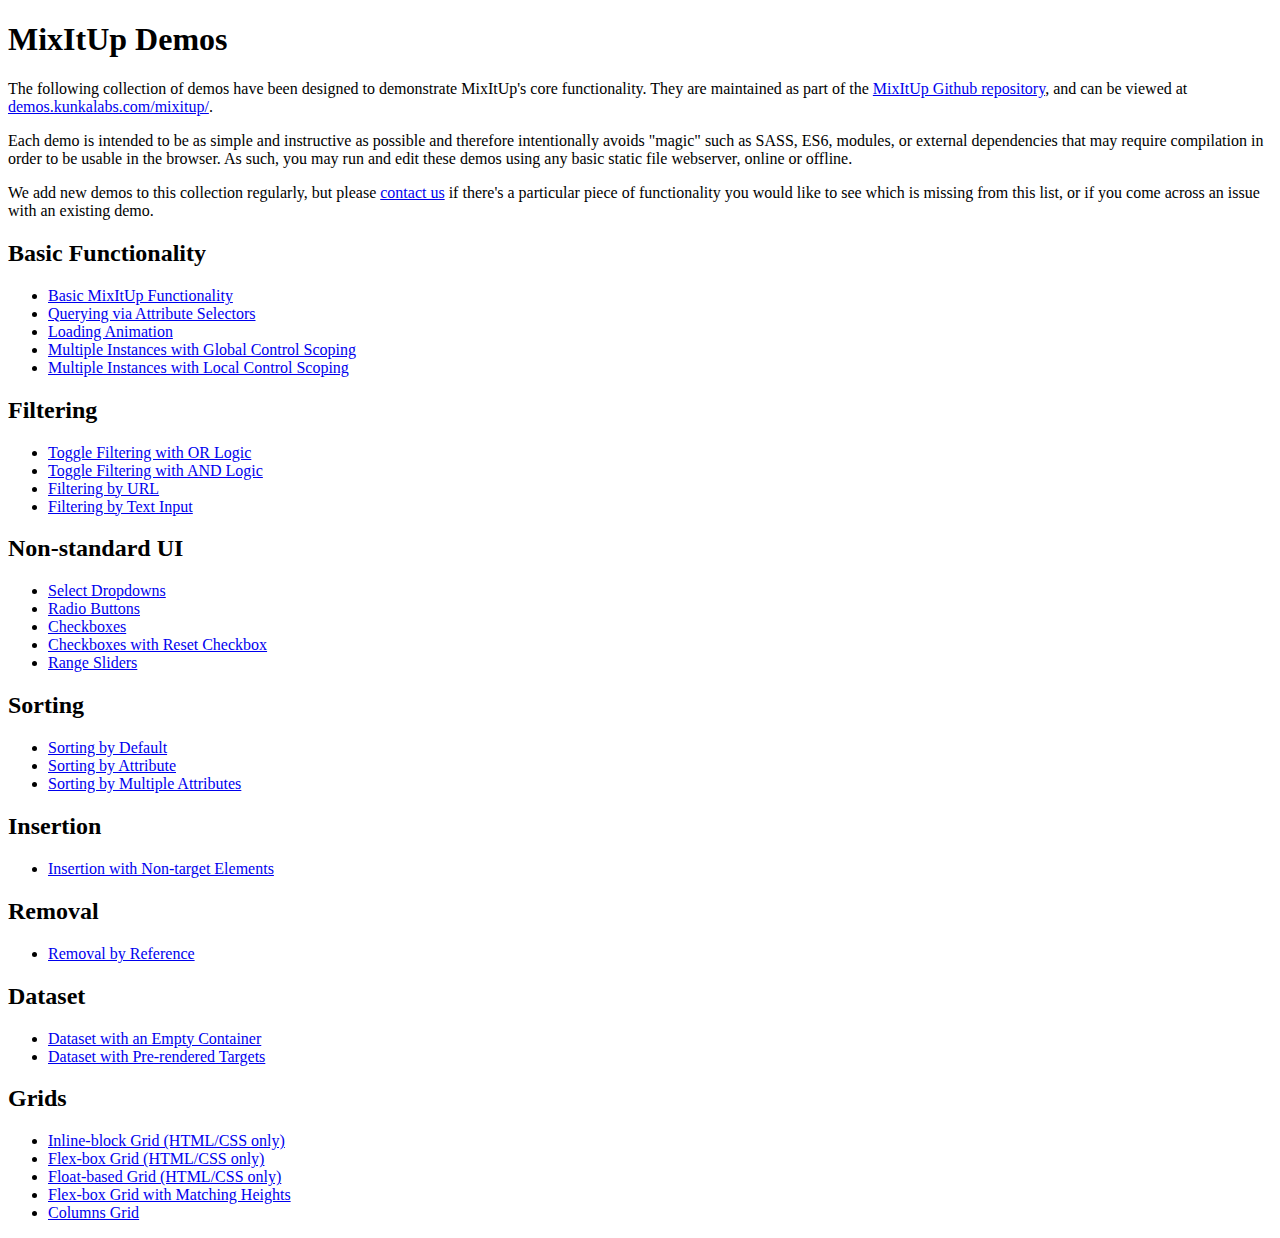
<file: test 2/mixitup-3/demos/index.html>
<!DOCTYPE html>
<html>
    <head>
        <title>MixItUp Demos</title>
    </head>
    <body>
        <h1>MixItUp Demos</h1>

        <p>The following collection of demos have been designed to demonstrate MixItUp's core functionality. They are maintained as part of the <a href="https://github.com/patrickkunka/mixitup/tree/v3/demos">MixItUp Github repository</a>, and can be viewed at <a href="http://demos.kunkalabs.com/mixitup">demos.kunkalabs.com/mixitup/</a>.</p>

        <p>Each demo is intended to be as simple and instructive as possible and therefore intentionally avoids "magic" such as SASS, ES6, modules, or external dependencies that may require compilation in order to be usable in the browser. As such, you may run and edit these demos using any basic static file webserver, online or offline.</p>

        <p>We add new demos to this collection regularly, but please <a href="https://www.kunkalabs.com/contact-us/">contact us</a> if there's a particular piece of functionality you would like to see which is missing from this list, or if you come across an issue with an existing demo.</p>

        <h2>Basic Functionality</h2>

        <ul>
            <li><a href="./basic/">Basic MixItUp Functionality</a></li>
            <li><a href="./attribute-selectors/">Querying via Attribute Selectors</a></li>
            <li><a href="./loading-animation/">Loading Animation</a></li>
            <li><a href="./multiple-instances-global-control-scoping/">Multiple Instances with Global Control Scoping</a></li>
            <li><a href="./multiple-instances-local-control-scoping/">Multiple Instances with Local Control Scoping</a></li>
        </ul>

        <h2>Filtering</h2>

        <ul>
            <li><a href="./toggle-filtering-or-logic/">Toggle Filtering with OR Logic</a></li>
            <li><a href="./toggle-filtering-and-logic/">Toggle Filtering with AND Logic</a></li>
            <li><a href="./filtering-by-url/">Filtering by URL</a></li>
            <li><a href="./filtering-by-text-input/">Filtering by Text Input</a></li>
        </ul>

        <h2>Non-standard UI</h2>

        <ul>
            <li><a href="./select-dropdowns/">Select Dropdowns</a></li>
            <li><a href="./radio-buttons/">Radio Buttons</a></li>
            <li><a href="./checkboxes/">Checkboxes</a></li>
            <li><a href="./checkboxes-with-reset-checkbox/">Checkboxes with Reset Checkbox</a></li>
            <li><a href="./filtering-by-range/">Range Sliders</a></li>
        </ul>

        <h2>Sorting</h2>

        <ul>
            <li><a href="./sorting-by-default/">Sorting by Default</a></li>
            <li><a href="./sorting-by-attribute/">Sorting by Attribute</a></li>
            <li><a href="./sorting-by-multiple-attributes/">Sorting by Multiple Attributes</a></li>
        </ul>

        <h2>Insertion</h2>

        <ul>
            <li><a href="./insertion-non-target-elements/">Insertion with Non-target Elements</a></li>
        </ul>

        <h2>Removal</h2>

        <ul>
            <li><a href="./removal-by-reference/">Removal by Reference</a></li>
        </ul>

        <h2>Dataset</h2>

        <ul>
            <li><a href="./dataset-empty-container/">Dataset with an Empty Container</a></li>
            <li><a href="./dataset-pre-rendered-targets/">Dataset with Pre-rendered Targets</a></li>
        </ul>

        <h2>Grids</h2>

        <ul>
            <li><a href="./grid-inline-block/">Inline-block Grid (HTML/CSS only)</a></li>
            <li><a href="./grid-flex-box/">Flex-box Grid (HTML/CSS only)</a></li>
            <li><a href="./grid-floats/">Float-based Grid (HTML/CSS only)</a></li>
            <li><a href="./grid-flex-box-matching-heights/">Flex-box Grid with Matching Heights</a></li>
            <li><a href="./grid-columns/">Columns Grid</a></li>
        </ul>
    </body>
</html>
</file>
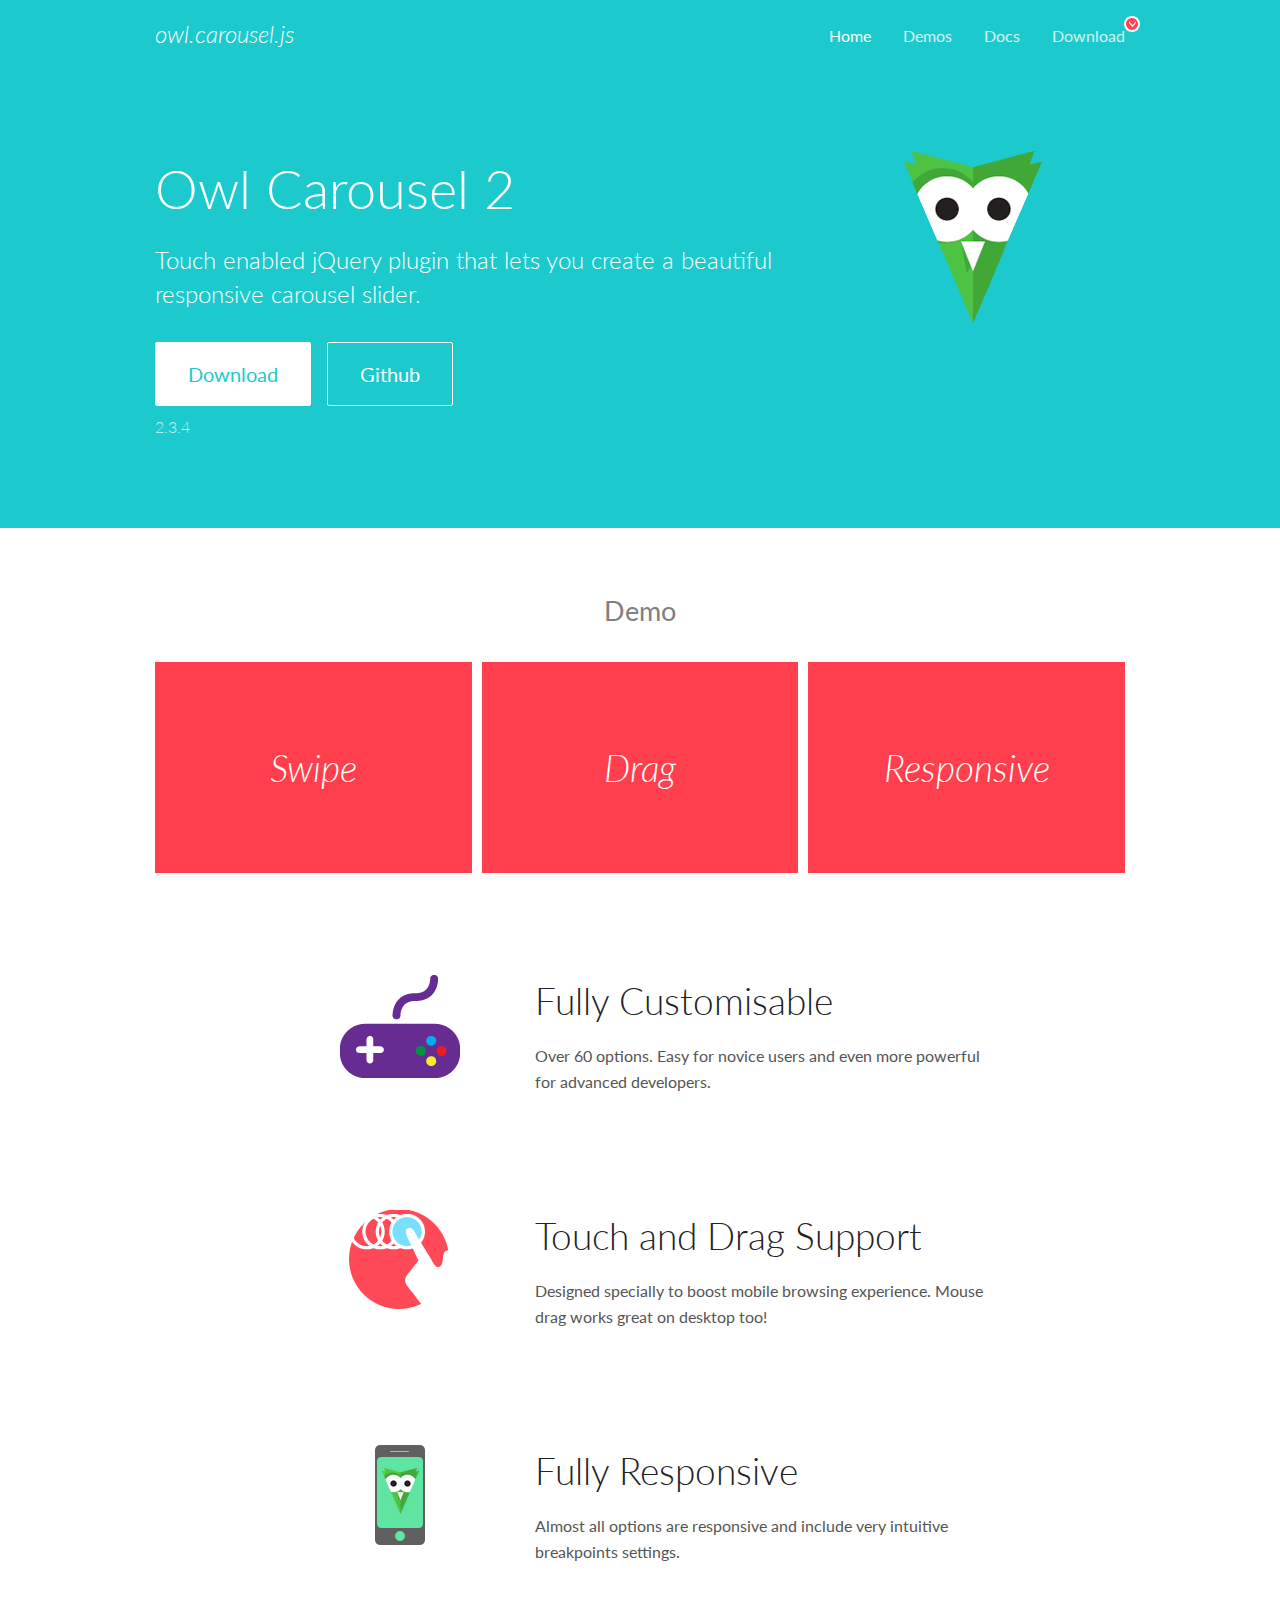
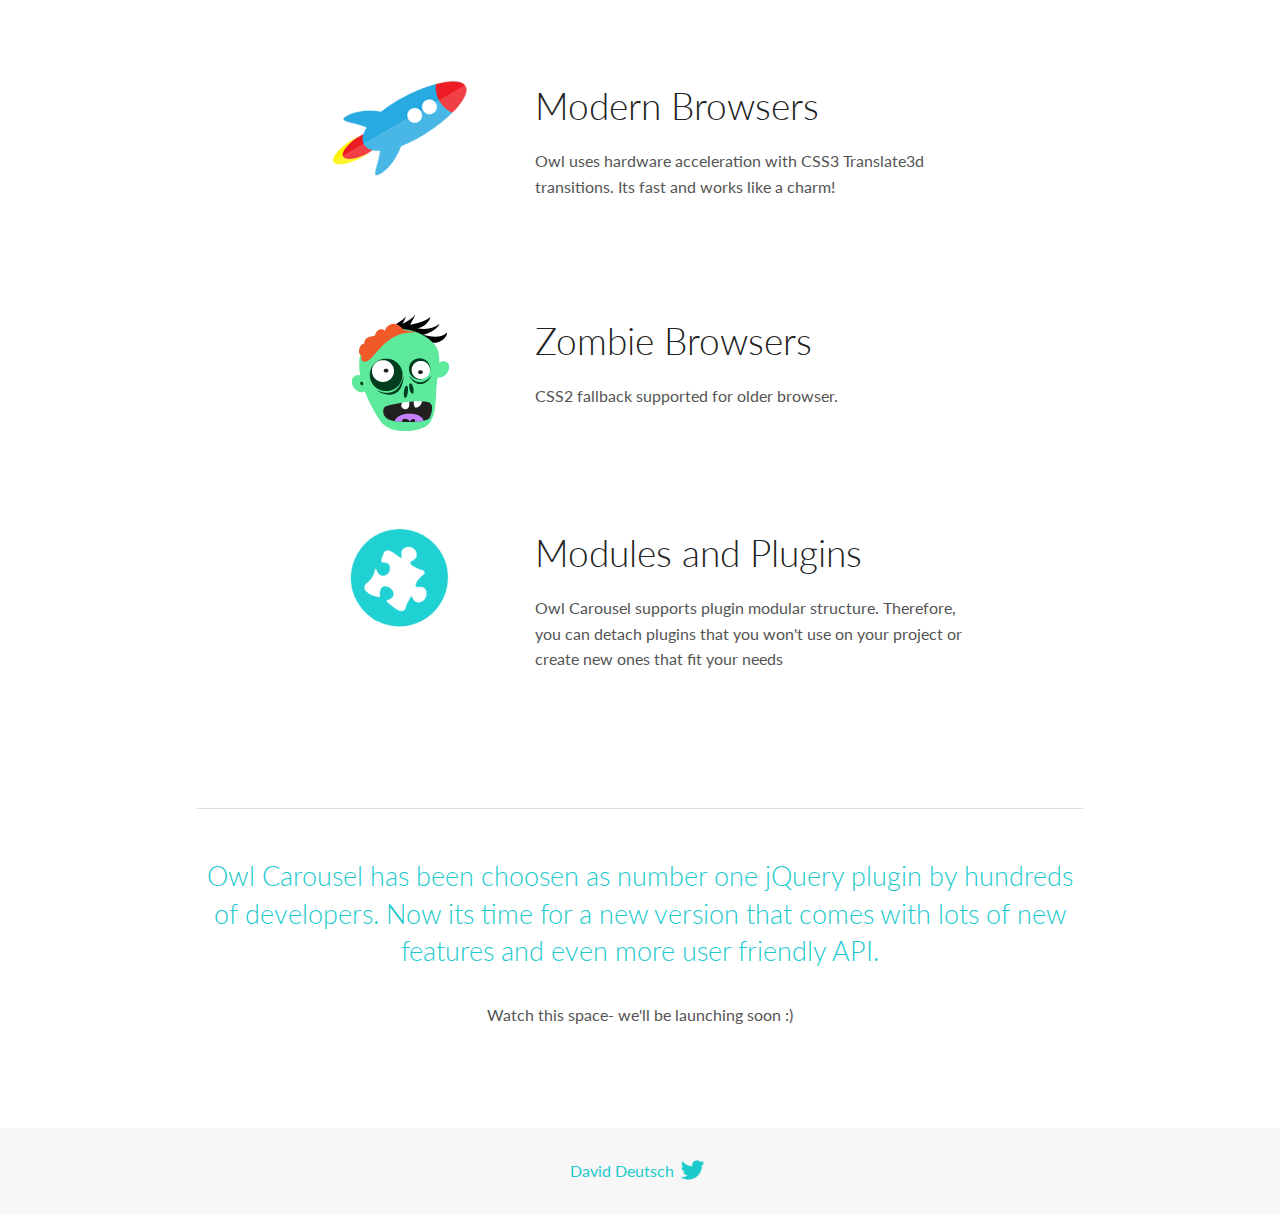
<file: test 2/OwlCarousel2-develop/docs/index.html>
<!DOCTYPE html>
<html lang="en">
  <head>

    <!-- head -->
    <meta charset="utf-8">
    <meta name="msapplication-tap-highlight" content="no" />
    <meta name="viewport" content="width=device-width, initial-scale=1.0" />
    <meta name="description" content="Touch enabled jQuery plugin that lets you create beautiful responsive carousel slider.">
    <meta name="author" content="David Deutsch">
    <title>
      Home | Owl Carousel | 2.3.4
    </title>

    <!-- Stylesheets -->
    <link href='https://fonts.googleapis.com/css?family=Lato:300,400,700,400italic,300italic' rel='stylesheet' type='text/css'>
    <link rel="stylesheet" href="assets/css/docs.theme.min.css">

    <!-- Owl Stylesheets -->
    <link rel="stylesheet" href="assets/owlcarousel/assets/owl.carousel.min.css">
    <link rel="stylesheet" href="assets/owlcarousel/assets/owl.theme.default.min.css">

    <!-- HTML5 shim and Respond.js IE8 support of HTML5 elements and media queries -->

    <!--[if lt IE 9]>
      <script src="https://oss.maxcdn.com/libs/html5shiv/3.7.0/html5shiv.js"></script>
      <script src="https://oss.maxcdn.com/libs/respond.js/1.3.0/respond.min.js"></script>
    <![endif]-->

    <!-- Favicons -->
    <link rel="apple-touch-icon-precomposed" sizes="144x144" href="assets/ico/apple-touch-icon-144-precomposed.png">
    <link rel="shortcut icon" href="assets/ico/favicon.png">
    <link rel="shortcut icon" href="favicon.ico">

    <!-- Yeah i know js should not be in header. Its required for demos.-->

    <!-- javascript -->
    <script src="assets/vendors/jquery.min.js"></script>
    <script src="assets/owlcarousel/owl.carousel.js"></script>
  </head>
  <body>

    <!-- header -->
    <header class="header">
      <div class="row">
        <div class="large-12 columns">
          <div class="brand left">
            <h3>
              <a href="/OwlCarousel2/">owl.carousel.js</a> 
            </h3>
          </div>
          <a id="toggle-nav" class="right">
            <span></span> <span></span> <span></span> 
          </a> 
          <div class="nav-bar">
            <ul class="clearfix">
              <li class="active">
                <a href="/OwlCarousel2/index.html">Home</a> 
              </li>
              <li> <a href="/OwlCarousel2/demos/demos.html">Demos</a>  </li>
              <li> <a href="/OwlCarousel2/docs/started-welcome.html">Docs</a>  </li>
              <li>
                <a href="https://github.com/OwlCarousel2/OwlCarousel2/archive/2.3.4.zip">Download</a> 
                <span class="download"></span> 
              </li>
            </ul>
          </div>
        </div>
      </div>
    </header>

    <!-- home panel -->
    <section id="hero">
      <div class="row">
        <div class="large-8 medium-8 columns">
          <h1>Owl Carousel 2</h1>
          <h4>Touch enabled jQuery plugin that lets you create a beautiful responsive carousel slider.</h4>
          <a href="https://github.com/OwlCarousel2/OwlCarousel2/archive/2.3.4.zip" class="hero-button">Download</a> 
          <a href="https://github.com/OwlCarousel2/OwlCarousel2" class="hero-button outline">Github</a> 
          <p>2.3.4</p>
        </div>
        <div class="large-4 medium-4 columns">
          <img class="owl-logo" src="assets/img/owl-logo.png" alt="mr. Owl">
        </div>
      </div>
    </section>

    <!-- body -->
    <div class="home-demo">
      <div class="row">
        <div class="large-12 columns">
          <h3>Demo</h3>
          <div class="owl-carousel">
            <div class="item">
              <h2>Swipe</h2>
            </div>
            <div class="item">
              <h2>Drag</h2>
            </div>
            <div class="item">
              <h2>Responsive</h2>
            </div>
            <div class="item">
              <h2>CSS3</h2>
            </div>
            <div class="item">
              <h2>Fast</h2>
            </div>
            <div class="item">
              <h2>Easy</h2>
            </div>
            <div class="item">
              <h2>Free</h2>
            </div>
            <div class="item">
              <h2>Upgradable</h2>
            </div>
            <div class="item">
              <h2>Tons of options</h2>
            </div>
            <div class="item">
              <h2>Infinity</h2>
            </div>
            <div class="item">
              <h2>Auto Width</h2>
            </div>
          </div>
        </div>
      </div>
    </div>
    <script>
      var owl = $('.owl-carousel');
      owl.owlCarousel({
        margin: 10,
        loop: true,
        responsive: {
          0: {
            items: 1
          },
          600: {
            items: 2
          },
          1000: {
            items: 3
          }
        }
      })
    </script>

    <!-- features -->
    <div id="features">
      <div class="row">
        <div class="small-12 medium-9 small-centered columns">
          <section class="row feature">
            <div class="medium-4 small-12 columns">
              <img src="assets/img/feature-options.png" alt="">
            </div>
            <div class="medium-8 small-12 columns">
              <h2>Fully Customisable</h2>
              <p>Over 60 options. Easy for novice users and even more powerful for advanced developers.</p>
            </div>
          </section>
          <section class="row feature">
            <div class="medium-4 small-12 columns">
              <img src="assets/img/feature-drag.png" alt="">
            </div>
            <div class="medium-8 small-12 columns">
              <h2>Touch and Drag Support</h2>
              <p>Designed specially to boost mobile browsing experience. Mouse drag works great on desktop too!</p>
            </div>
          </section>
          <section class="row feature">
            <div class="medium-4 small-12 columns">
              <img src="assets/img/feature-responsive.png" alt="">
            </div>
            <div class="medium-8 small-12 columns">
              <h2>Fully Responsive</h2>
              <p>Almost all options are responsive and include very intuitive breakpoints settings.</p>
            </div>
          </section>
          <section class="row feature">
            <div class="medium-4 small-12 columns">
              <img src="assets/img/feature-modern.png" alt="">
            </div>
            <div class="medium-8 small-12 columns">
              <h2>Modern Browsers</h2>
              <p>Owl uses hardware acceleration with CSS3 Translate3d transitions. Its fast and works like a charm! </p>
            </div>
          </section>
          <section class="row feature">
            <div class="medium-4 small-12 columns">
              <img src="assets/img/feature-zombie.png" alt="">
            </div>
            <div class="medium-8 small-12 columns">
              <h2>Zombie Browsers</h2>
              <p>CSS2 fallback supported for older browser.</p>
            </div>
          </section>
          <section class="row feature">
            <div class="medium-4 small-12 columns">
              <img src="assets/img/feature-module.png" alt="">
            </div>
            <div class="medium-8 small-12 columns">
              <h2>Modules and Plugins</h2>
              <p>Owl Carousel supports plugin modular structure. Therefore, you can detach plugins that you won&#x27;t use on your project or create new ones that fit your needs</p>
            </div>
          </section>
        </div>
      </div>
    </div>

    <!-- footer -->
    <section id="teaser-text">
      <div class="row">
        <div class="small-12 medium-11 small-centered columns">
          <hr>
          <h3 id="owl-carousel-has-been-choosen-as-number-one-jquery-plugin-by-hundreds-of-developers-now-its-time-for-a-new-version-that-comes-with-lots-of-new-features-and-even-more-user-friendly-api-">Owl Carousel has been choosen as number one jQuery plugin by hundreds of developers. Now its time for a new version that comes with lots of new features and even more user friendly API.</h3>
          <p>Watch this space- we&#39;ll be launching soon :)</p>
        </div>
      </div>
    </section>

    <!-- footer -->
    <footer class="footer">
      <div class="row">
        <div class="large-12 columns">
          <h5>
            <a href="/OwlCarousel2/docs/support-contact.html">David Deutsch</a> 
            <a id="custom-tweet-button" href="https://twitter.com/share?url=https://github.com/OwlCarousel2/OwlCarousel2&text=Owl Carousel - This is so awesome! " target="_blank"></a> 
          </h5>
        </div>
      </div>
    </footer>

    <!-- vendors -->
    <script src="assets/vendors/highlight.js"></script>
    <script src="assets/js/app.js"></script>
  </body>
</html>
</file>
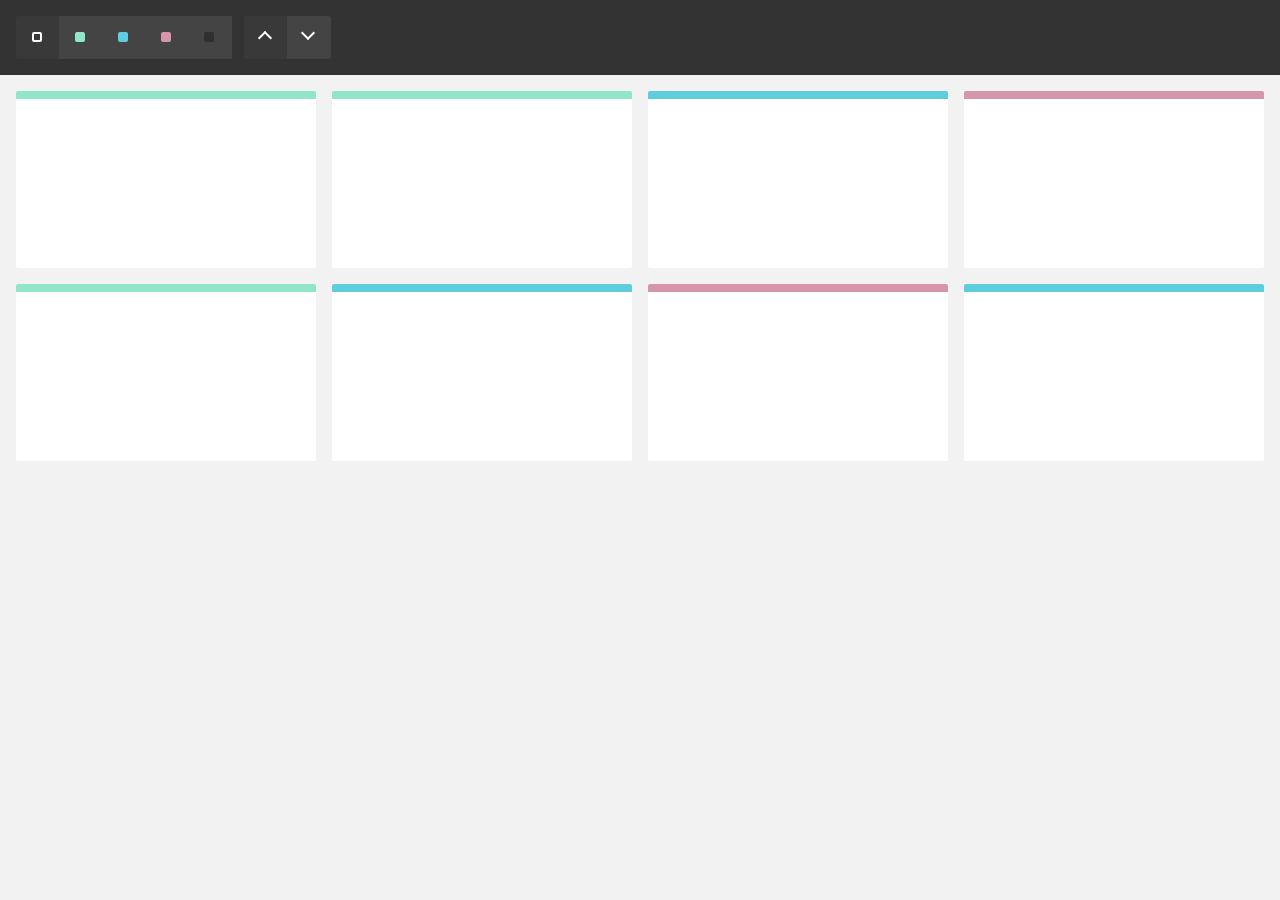
<file: test 2/mixitup-3/demos/attribute-selectors/index.html>
<!DOCTYPE html>
<html>
    <head>
        <meta name="viewport" content="width=device-width, initial-scale=1">

        <link href="../reset.css" rel="stylesheet"/>
        <link href="./style.css" rel="stylesheet"/>

        <title>MixItUp Demo - Querying via Attribute Selectors</title>
    </head>
    <body>
        <div class="controls">
            <button type="button" class="control" data-filter="all">All</button>
            <button type="button" class="control" data-filter=".green">Green</button>
            <button type="button" class="control" data-filter=".blue">Blue</button>
            <button type="button" class="control" data-filter=".pink">Pink</button>
            <button type="button" class="control" data-filter="none">None</button>

            <button type="button" class="control" data-sort="default:asc">Asc</button>
            <button type="button" class="control" data-sort="default:desc">Desc</button>
        </div>

        <div class="container" data-ref="mixitup-container">
            <div class="item green" data-ref="mixitup-target"></div>
            <div class="item green" data-ref="mixitup-target"></div>
            <div class="item blue" data-ref="mixitup-target"></div>
            <div class="item pink" data-ref="mixitup-target"></div>
            <div class="item green" data-ref="mixitup-target"></div>
            <div class="item blue" data-ref="mixitup-target"></div>
            <div class="item pink" data-ref="mixitup-target"></div>
            <div class="item blue" data-ref="mixitup-target"></div>

            <div class="gap"></div>
            <div class="gap"></div>
            <div class="gap"></div>
        </div>

        <script src="../mixitup.min.js"></script>

        <script>
            var containerEl = document.querySelector('[data-ref~="mixitup-container"]');

            var mixer = mixitup(containerEl, {
                selectors: {
                    target: '[data-ref~="mixitup-target"]'
                }
            });
        </script>
    </body>
</html>
</file>
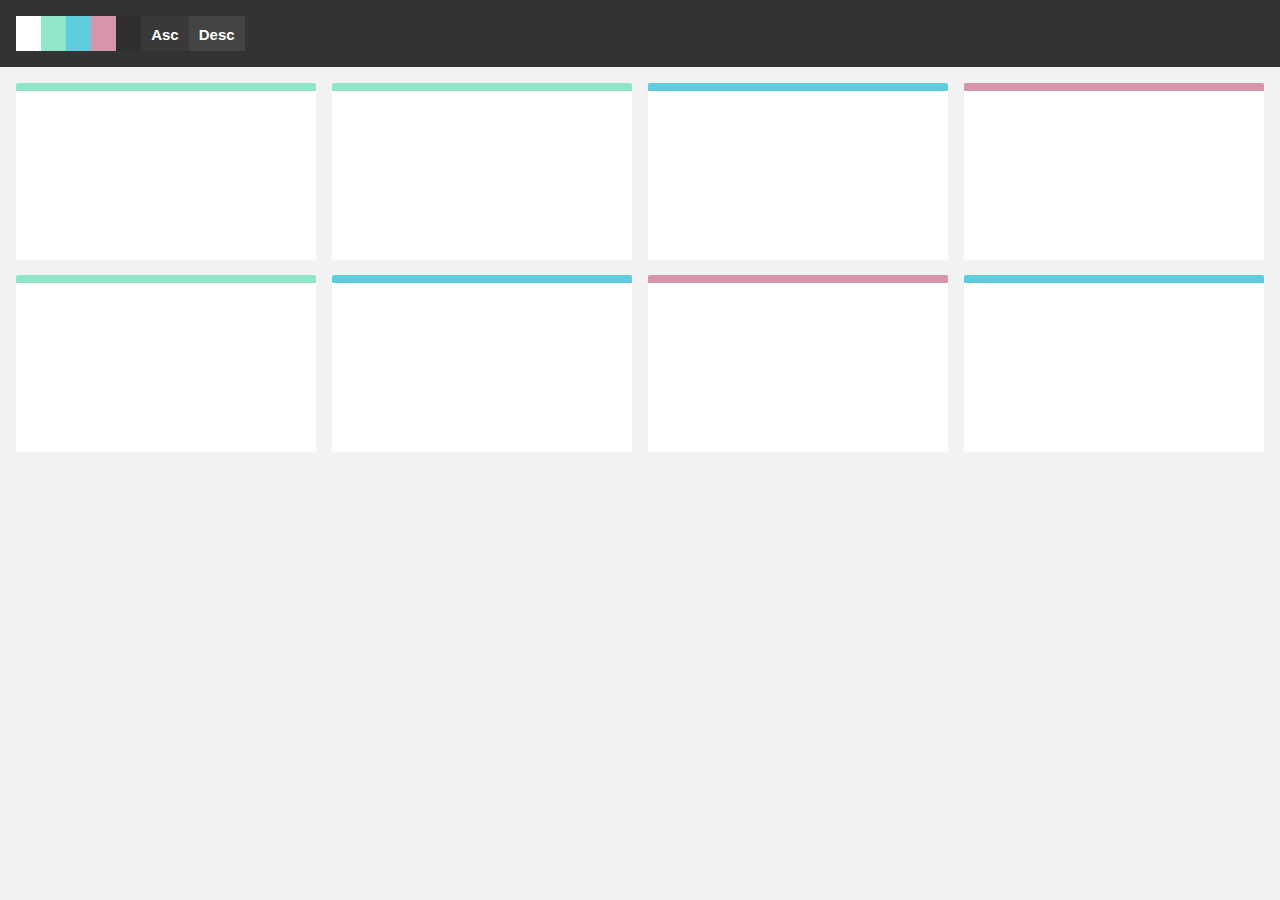
<file: test 2/mixitup-3/demos/basic-ie-8/index.html>
<!DOCTYPE html>
<html>
    <head>
        <meta name="viewport" content="width=device-width, initial-scale=1">

        <link href="../reset.css" rel="stylesheet"/>
        <link href="./style.css" rel="stylesheet"/>

        <title>MixItUp Demo - Basic (IE8 Compatible Layout)</title>
    </head>
    <body>
        <div class="controls">
            <button type="button" class="control" data-filter="all"></button>
            <button type="button" class="control" data-filter=".green"></button>
            <button type="button" class="control" data-filter=".blue"></button>
            <button type="button" class="control" data-filter=".pink"></button>
            <button type="button" class="control" data-filter="none"></button>

            <button type="button" class="control" data-sort="default:asc">Asc</button>
            <button type="button" class="control" data-sort="default:desc">Desc</button>
        </div>

        <div class="container">
            <div class="mix green"></div>
            <div class="mix green"></div>
            <div class="mix blue"></div>
            <div class="mix pink"></div>
            <div class="mix green"></div>
            <div class="mix blue"></div>
            <div class="mix pink"></div>
            <div class="mix blue"></div>

            <div class="gap"></div>
            <div class="gap"></div>
            <div class="gap"></div>
        </div>

        <script src="../mixitup.min.js"></script>

        <script>
            var containerEl = document.querySelector('.container');

            var mixer = mixitup(containerEl);
        </script>
    </body>
</html>
</file>
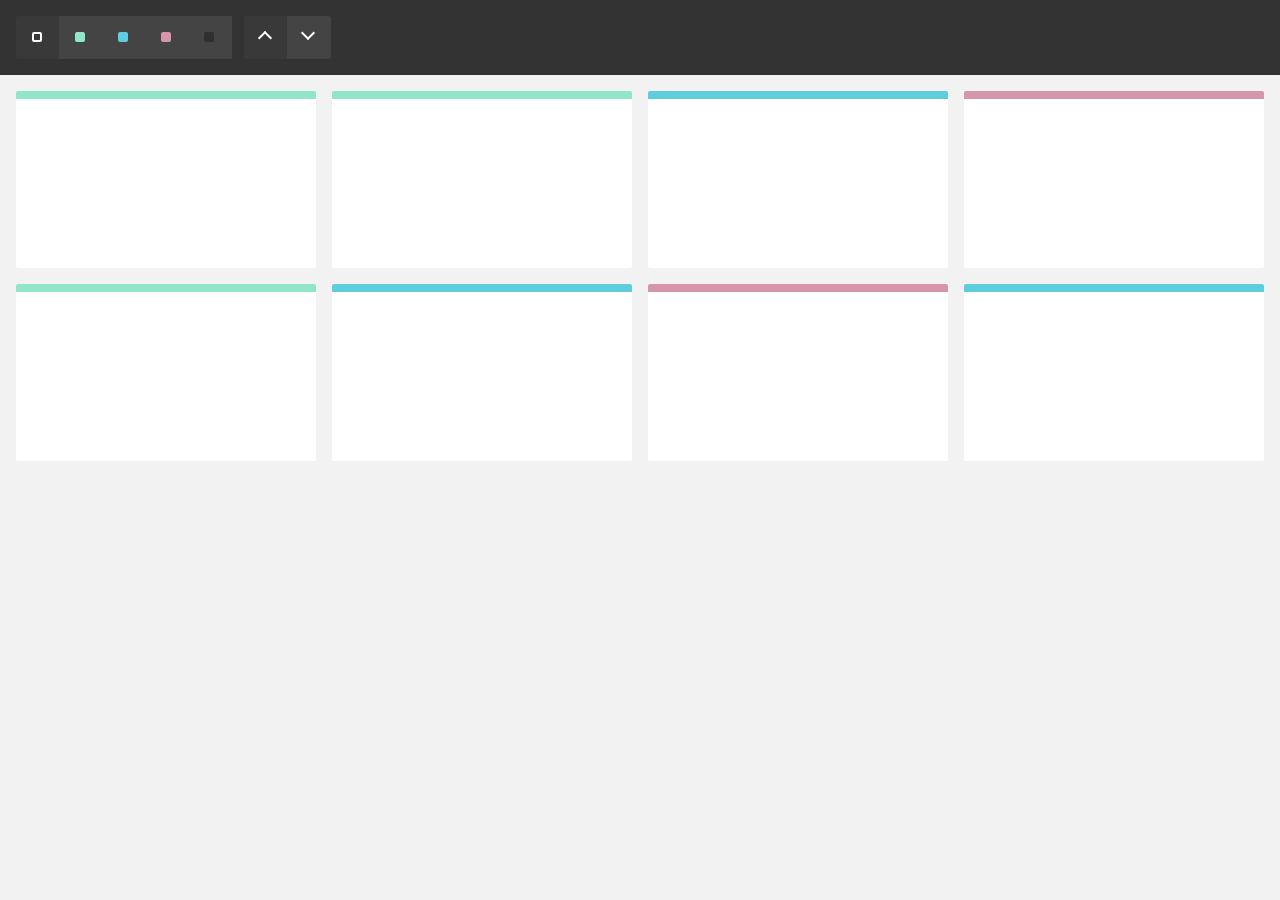
<file: test 2/mixitup-3/demos/basic/index.html>
<!DOCTYPE html>
<html>
    <head>
        <meta name="viewport" content="width=device-width, initial-scale=1">

        <link href="../reset.css" rel="stylesheet"/>
        <link href="./style.css" rel="stylesheet"/>

        <title>MixItUp Demo - Basic</title>
    </head>
    <body>
        <div class="controls">
            <button type="button" class="control" data-filter="all">All</button>
            <button type="button" class="control" data-filter=".green">Green</button>
            <button type="button" class="control" data-filter=".blue">Blue</button>
            <button type="button" class="control" data-filter=".pink">Pink</button>
            <button type="button" class="control" data-filter="none">None</button>

            <button type="button" class="control" data-sort="default:asc">Asc</button>
            <button type="button" class="control" data-sort="default:desc">Desc</button>
        </div>

        <div class="container">
            <div class="mix green"></div>
            <div class="mix green"></div>
            <div class="mix blue"></div>
            <div class="mix pink"></div>
            <div class="mix green"></div>
            <div class="mix blue"></div>
            <div class="mix pink"></div>
            <div class="mix blue"></div>

            <div class="gap"></div>
            <div class="gap"></div>
            <div class="gap"></div>
        </div>

        <script src="../mixitup.min.js"></script>

        <script>
            var containerEl = document.querySelector('.container');

            var mixer = mixitup(containerEl);
        </script>
    </body>
</html>
</file>
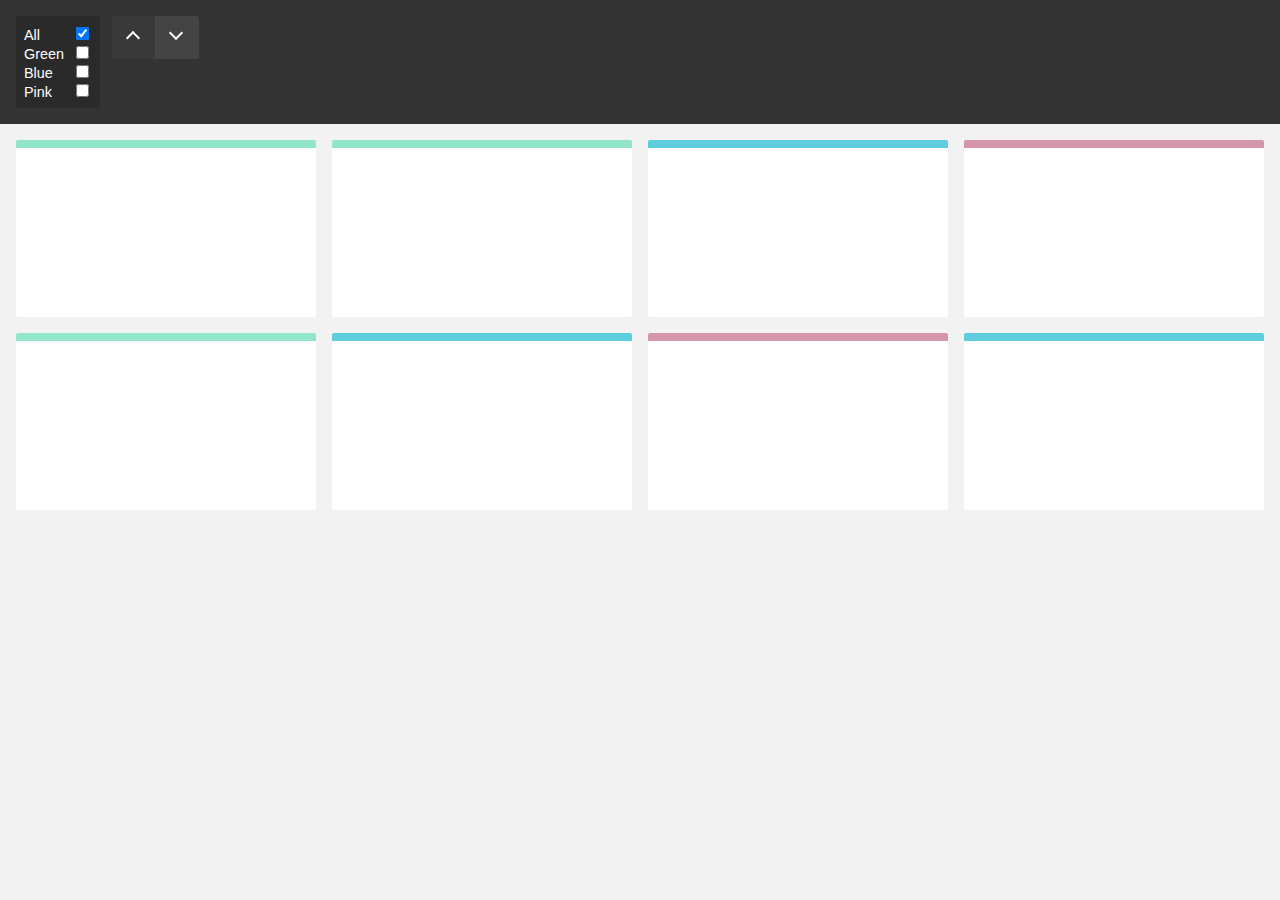
<file: test 2/mixitup-3/demos/checkboxes-with-reset-checkbox/index.html>
<!DOCTYPE html>
<html>
    <head>
        <meta name="viewport" content="width=device-width, initial-scale=1">

        <link href="../reset.css" rel="stylesheet"/>
        <link href="./style.css" rel="stylesheet"/>

        <title>MixItUp Demo - Checkboxes with Reset Checkbox</title>
    </head>
    <body>
        <div class="controls">
            <div class="checkbox-group">
                <div class="checkbox">
                    <label class="checkbox-label">All</label>
                    <input type="checkbox" value="all" checked/>
                </div>

                <div class="checkbox">
                    <label class="checkbox-label">Green</label>
                    <input type="checkbox" value=".green"/>
                </div>

                <div class="checkbox">
                    <label class="checkbox-label">Blue</label>
                    <input type="checkbox" value=".blue"/>
                </div>

                <div class="checkbox">
                    <label class="checkbox-label">Pink</label>
                    <input type="checkbox" value=".pink"/>
                </div>
            </div>

            <button type="button" class="control" data-sort="default:asc">Asc</button>
            <button type="button" class="control" data-sort="default:desc">Desc</button>
        </div>

        <div class="container">
            <div class="mix green"></div>
            <div class="mix green"></div>
            <div class="mix blue"></div>
            <div class="mix pink"></div>
            <div class="mix green"></div>
            <div class="mix blue"></div>
            <div class="mix pink"></div>
            <div class="mix blue"></div>

            <div class="gap"></div>
            <div class="gap"></div>
            <div class="gap"></div>
        </div>

        <script src="../mixitup.min.js"></script>

        <script>
            // In this example, we must bind a 'change' event handler to
            // our checkboxes, then interact with the mixer via
            // its .filter() API methods.

            var containerEl = document.querySelector('.container');
            var checkboxGroup = document.querySelector('.checkbox-group');
            var checkboxes = checkboxGroup.querySelectorAll('input[type="checkbox"]');
            var allCheckbox = checkboxGroup.querySelector('input[value="all"]');

            var mixer = mixitup(containerEl);

            checkboxGroup.addEventListener('change', function(e) {
                var selectors = [];
                var checkbox;
                var i;

                if (e.target === allCheckbox && e.target.checked) {
                    // If the "all" checkbox was checked, uncheck all other checkboxes

                    for (i = 0; i < checkboxes.length; i++) {
                        checkbox = checkboxes[i];

                        if (checkbox !== allCheckbox) checkbox.checked = false;
                    }
                } else {
                    // Another checkbox was changed, uncheck "all".

                    allCheckbox.checked = false;
                }

                // Iterate through all checkboxes, pushing the
                // values of those that are checked into an array

                for (i = 0; i < checkboxes.length; i++) {
                    checkbox = checkboxes[i];

                    if (checkbox.checked) selectors.push(checkbox.value);
                }

                // If there are values in the array, join it into a string
                // using your desired logic, and send to the mixer's .filter()
                // method, otherwise filter by 'all'

                var selectorString = selectors.length > 0 ?
                    selectors.join(',') : // or '.' for AND logic
                    'all';

                mixer.filter(selectorString);
            });
        </script>
    </body>
</html>
</file>
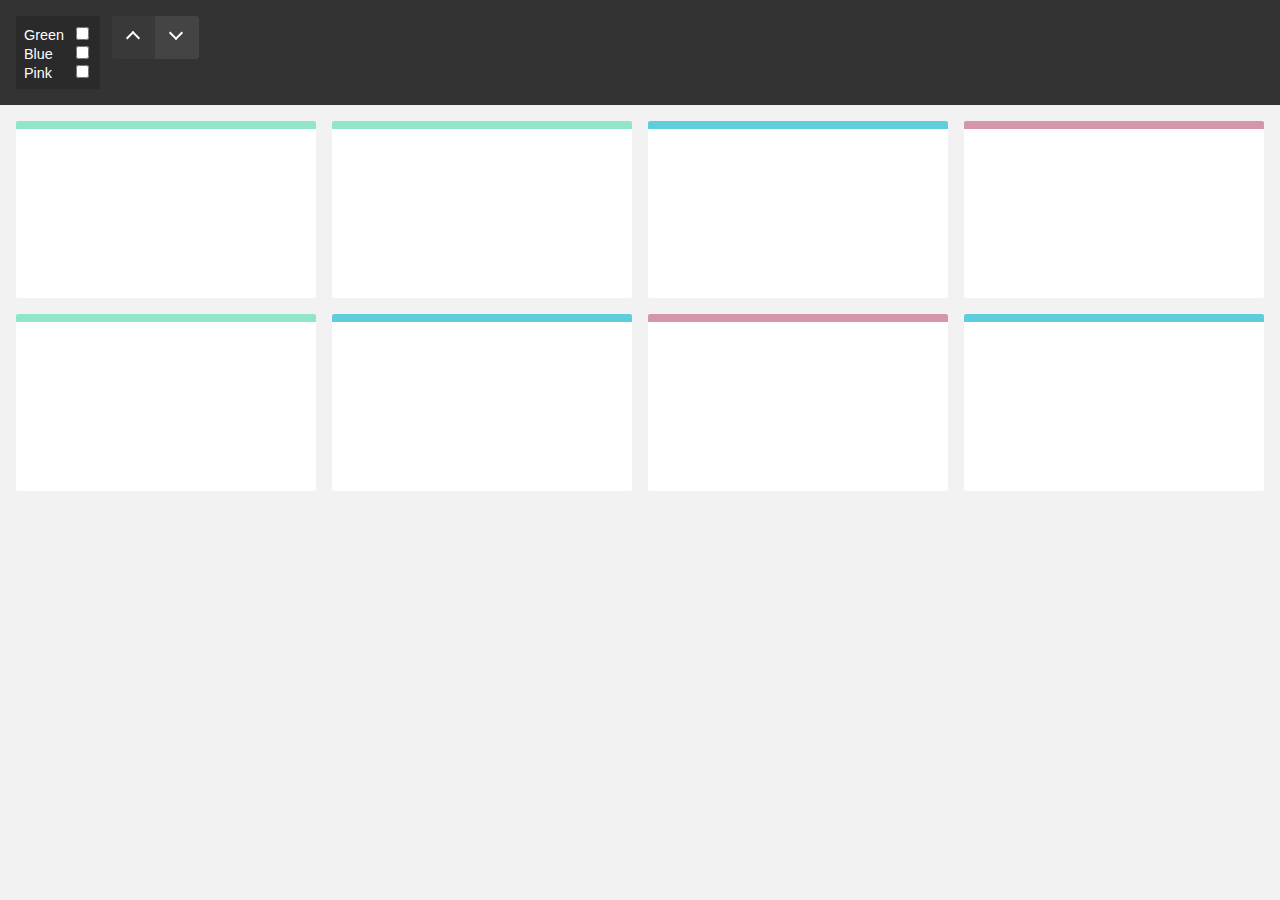
<file: test 2/mixitup-3/demos/checkboxes/index.html>
<!DOCTYPE html>
<html>
    <head>
        <meta name="viewport" content="width=device-width, initial-scale=1">

        <link href="../reset.css" rel="stylesheet"/>
        <link href="./style.css" rel="stylesheet"/>

        <title>MixItUp Demo - Checkboxes</title>
    </head>
    <body>
        <div class="controls">
            <div class="checkbox-group">
                <div class="checkbox">
                    <label class="checkbox-label">Green</label>
                    <input type="checkbox" value=".green"/>
                </div>

                <div class="checkbox">
                    <label class="checkbox-label">Blue</label>
                    <input type="checkbox" value=".blue"/>
                </div>

                <div class="checkbox">
                    <label class="checkbox-label">Pink</label>
                    <input type="checkbox" value=".pink"/>
                </div>
            </div>

            <button type="button" class="control" data-sort="default:asc">Asc</button>
            <button type="button" class="control" data-sort="default:desc">Desc</button>
        </div>

        <div class="container">
            <div class="mix green"></div>
            <div class="mix green"></div>
            <div class="mix blue"></div>
            <div class="mix pink"></div>
            <div class="mix green"></div>
            <div class="mix blue"></div>
            <div class="mix pink"></div>
            <div class="mix blue"></div>

            <div class="gap"></div>
            <div class="gap"></div>
            <div class="gap"></div>
        </div>

        <script src="../mixitup.min.js"></script>

        <script>
            // In this example, we must bind a 'change' event handler to
            // our checkboxes, then interact with the mixer via
            // its .filter() API methods.

            var containerEl = document.querySelector('.container');
            var checkboxGroup = document.querySelector('.checkbox-group');
            var checkboxes = checkboxGroup.querySelectorAll('input[type="checkbox"]');

            var mixer = mixitup(containerEl);

            checkboxGroup.addEventListener('change', function() {
                var selectors = [];

                // Iterate through all checkboxes, pushing the
                // values of those that are checked into an array

                for (var i = 0; i < checkboxes.length; i++) {
                    var checkbox = checkboxes[i];

                    if (checkbox.checked) selectors.push(checkbox.value);
                }

                // If there are values in the array, join it into a string
                // using your desired logic, and send to the mixer's .filter()
                // method, otherwise filter by 'all'

                var selectorString = selectors.length > 0 ?
                    selectors.join(',') : // or '.' for AND logic
                    'all';

                mixer.filter(selectorString);
            });
        </script>
    </body>
</html>
</file>
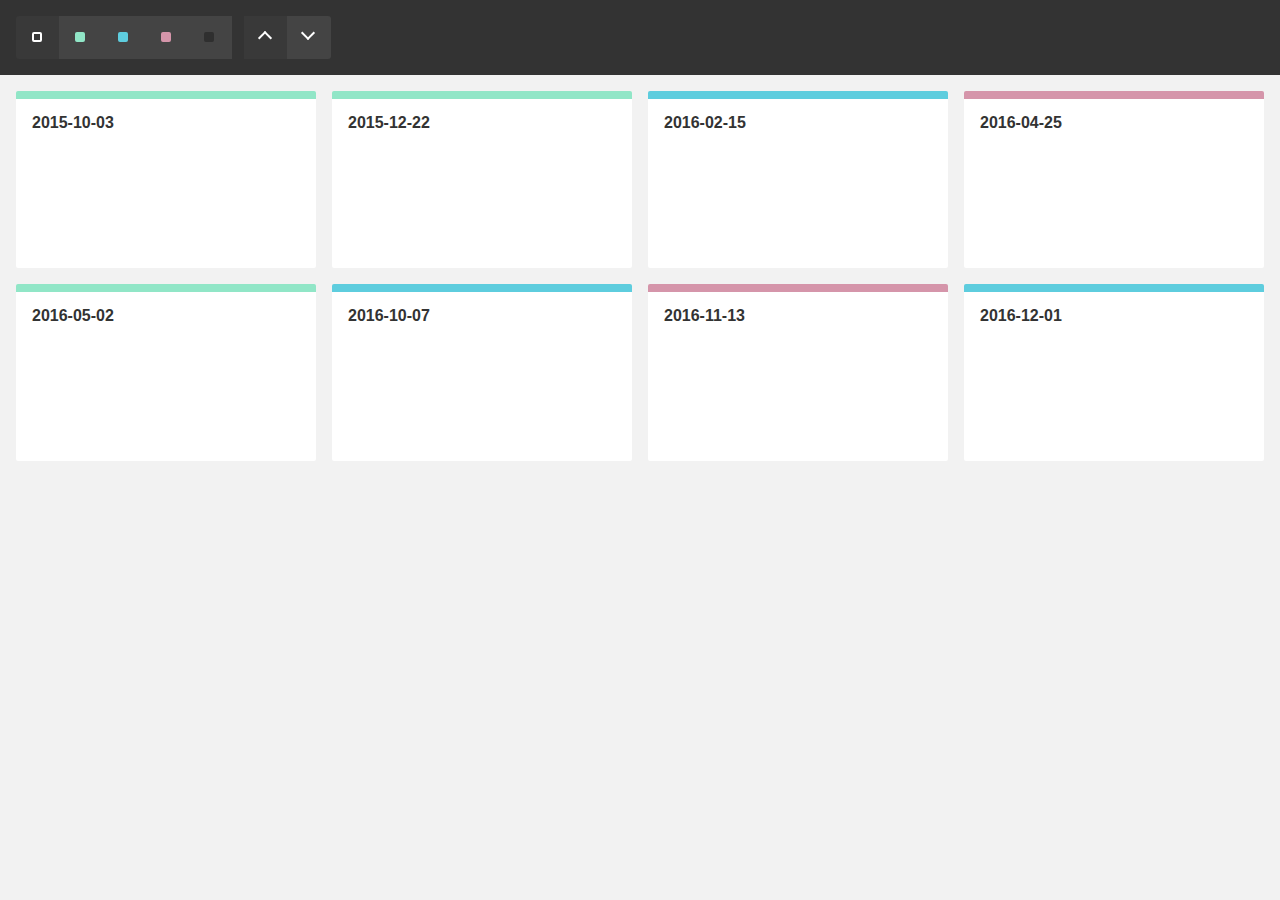
<file: test 2/mixitup-3/demos/dataset-empty-container/index.html>
<!DOCTYPE html>
<html>
    <head>
        <meta name="viewport" content="width=device-width, initial-scale=1">

        <link href="../reset.css" rel="stylesheet"/>
        <link href="./style.css" rel="stylesheet"/>

        <title>MixItUp Demo - Dataset with an Empty Container</title>
    </head>
    <body>
        <div class="controls" data-ref="controls">
            <button type="button" class="control control-filter" data-ref="filter" data-color="all">All</button>
            <button type="button" class="control control-filter" data-ref="filter" data-color="green">Green</button>
            <button type="button" class="control control-filter" data-ref="filter" data-color="blue">Blue</button>
            <button type="button" class="control control-filter" data-ref="filter" data-color="pink">Pink</button>
            <button type="button" class="control control-filter" data-ref="filter" data-color="none">None</button>

            <button type="button" class="control control-sort" data-ref="sort" data-key="publishedDate" data-order="asc">Asc</button>
            <button type="button" class="control control-sort" data-ref="sort" data-key="publishedDate" data-order="desc">Desc</button>
        </div>

        <div class="container" data-ref="container">
            <div class="gap" data-ref="first-gap"></div>
            <div class="gap"></div>
            <div class="gap"></div>
        </div>

        <script src="../mock-api.js"></script>
        <script src="../mixitup.min.js"></script>

        <script>
            // Typically, our data would live in a DB and be retrieved via a JSON API, but in
            // this demo we will create a mock dataset using an array literal:

            var items = [
                {
                    id: 1,
                    color: 'green',
                    publishedDate: '2015-10-03'
                },
                {
                    id: 2,
                    color: 'green',
                    publishedDate: '2015-12-22'
                },
                {
                    id: 3,
                    color: 'blue',
                    publishedDate: '2016-02-15'
                },
                {
                    id: 4,
                    color: 'pink',
                    publishedDate: '2016-04-25'
                },
                {
                    id: 5,
                    color: 'green',
                    publishedDate: '2016-05-02'
                },
                {
                    id: 6,
                    color: 'blue',
                    publishedDate: '2016-10-07'
                },
                {
                    id: 7,
                    color: 'pink',
                    publishedDate: '2016-11-13'
                },
                {
                    id: 8,
                    color: 'blue',
                    publishedDate: '2016-12-01'
                }
            ];

            // The `Api` class is not part of MixItUp and has been created to mock
            // the asyncronous fetching of data for this demo. To use it, we must
            // create an api instance, passing in our mock data to represent the
            // contents of a DB.

            var api = new Api(items);

            // As we'll be building and binding our own UI, we'll start with caching
            // references to any DOM elements we'll need to work with

            var controls  = document.querySelector('[data-ref="controls"]');
            var filters   = document.querySelectorAll('[data-ref="filter"]');
            var sorts     = document.querySelectorAll('[data-ref="sort"]');
            var container = document.querySelector('[data-ref="container"]');

            // "Gap" elements are used to maintain even columns in a justified grid. See our
            // "MixItUp Grid Layouts" tutorial for more information.

            var firstGap = document.querySelector('[data-ref="first-gap"]');

            // We'll need to keep track of our active current filter so
            // that we can sort within the current filter.

            var activeColor = '';

            // Instantiate and configure the mixer

            var mixer = mixitup(container, {
                selectors: {
                    target: '[data-ref="item"]' // Query targets with an attribute selector to keep our JS and styling classes seperate
                },
                layout: {
                    siblingAfter: firstGap // Ensure the first "gap" element is known to mixitup incase of insertion into an empty container
                },
                data: {
                    uidKey: 'id' // Our data model must have a unique id. In this case, its key is 'id'
                },
                render: { // We must provide a target render function incase we need to render new items not in the initial dataset (not used in this demo)
                    target: function(item) {
                        return '<div class="item ' + item.color + '" data-ref="item"><time class="published-date">' + item.publishedDate + '</time></div>';
                    }
                }
            });

            /**
             * A helper function to set an active styling class on an active button,
             * and remove it from its siblings at the same time.
             *
             * @param {HTMLElement} activeButton
             * @param {HTMLELement[]} siblings
             * @return {void}
             */

            function activateButton(activeButton, siblings) {
                var button;
                var i;

                for (i = 0; i < siblings.length; i++) {
                    button = siblings[i];

                    button.classList[button === activeButton ? 'add' : 'remove']('control-active');
                }
            }

            /**
             * A click handler to detect the type of button clicked, read off the
             * relevent attributes, call the API, and trigger a dataset operation.
             *
             * @param   {HTMLElement} button
             * @return  {void}
             */

            function handleButtonClick(button) {
                // Define default values for color, sortBy and order
                // incase they are not present in the clicked button

                var color  = activeColor;
                var sortBy = 'id';
                var order  = 'asc';

                // If button is already active, or an operation is in progress, ignore the click

                if (button.classList.contains('control-active') || mixer.isMixing()) return;

                // Else, check what type of button it is, if any

                if (button.matches('[data-ref="filter"]')) {
                    // Filter button

                    activateButton(button, filters);

                    color = activeColor = button.getAttribute('data-color');
                } else if (button.matches('[data-ref="sort"]')) {
                    // Sort button

                    activateButton(button, sorts);

                    sortBy = button.getAttribute('data-key');
                    order = button.getAttribute('data-order');
                } else {
                    // Not a button

                    return;
                }

                // Now that we have our color filter and sorting order, we can fetch some data from the API.

                api.get({
                    color: color,
                    $sort_by: sortBy,
                    $order: order
                })
                    .then(function(items) {
                        // Our api returns an array of items which we can send
                        // straight to our mixer using the .dataset() method

                        return mixer.dataset(items);
                    })
                    .then(function(state) {
                        console.log('fetched ' + state.activeDataset.length + ' items');
                    })
                    .catch(console.error.bind(console));
            }

            // We can now set up a handler to listen for "click" events on our UI buttons

            controls.addEventListener('click', function(e) {
                handleButtonClick(e.target);
            });

            // Set controls the active controls on startup to match the default filter and sort

            activateButton(controls.querySelector('[data-color="all"]'), filters);
            activateButton(controls.querySelector('[data-order="asc"]'), sorts);

            // Finally, load the full dataset into the mixer

            mixer.dataset(items)
                .then(function(state) {
                    console.log('loaded ' + state.activeDataset.length + ' items');
                });

            // NB: Always remember to destroy the instance with mixer.destroy() when your
            // component unmounts to ensure that event handlers are unbound and the
            // instance can be garbage collected.
        </script>
    </body>
</html>
</file>
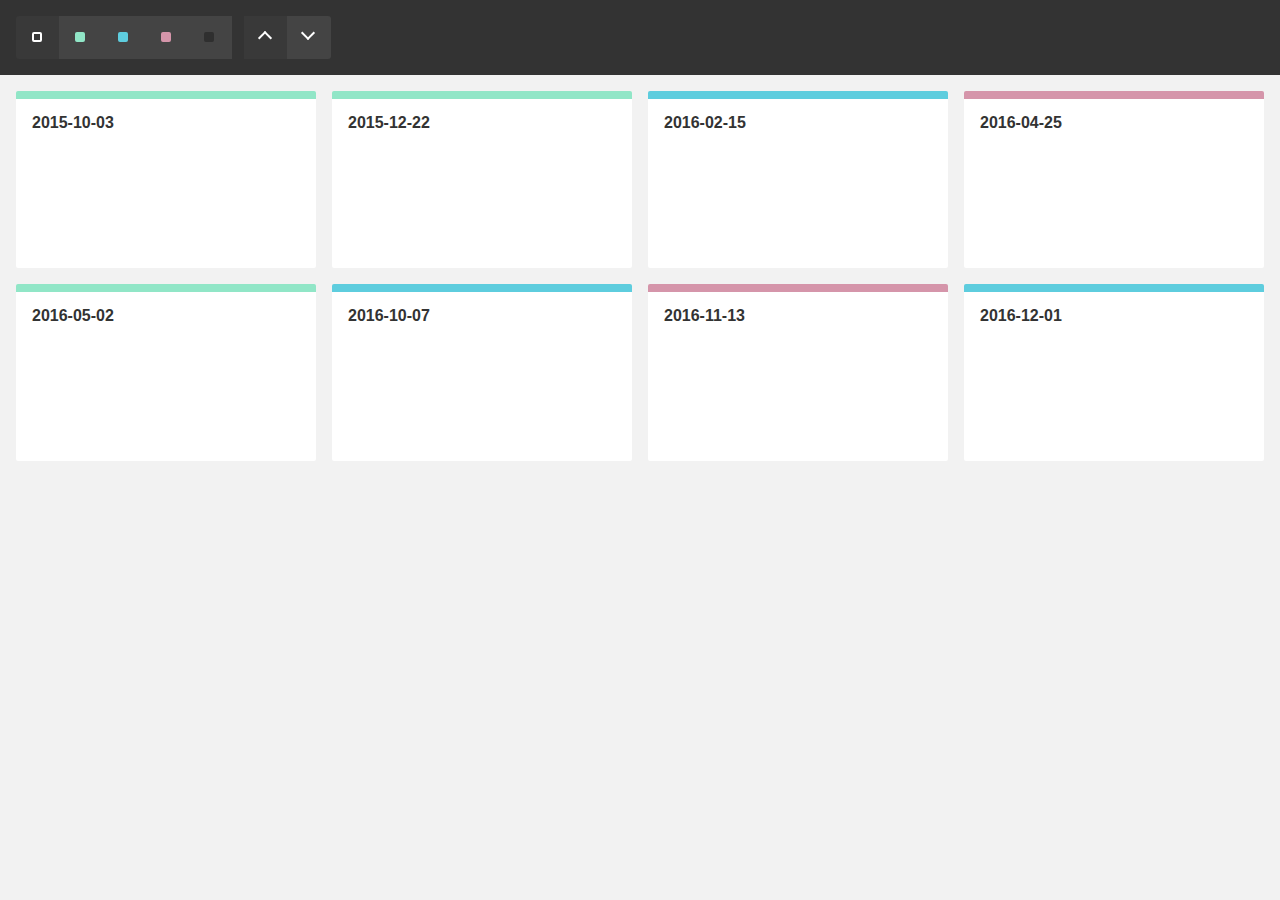
<file: test 2/mixitup-3/demos/dataset-pre-rendered-targets/index.html>
<!DOCTYPE html>
<html>
    <head>
        <meta name="viewport" content="width=device-width, initial-scale=1">

        <link href="../reset.css" rel="stylesheet"/>
        <link href="./style.css" rel="stylesheet"/>

        <title>MixItUp Demo - Dataset with Pre-rendered Targets</title>
    </head>
    <body>
        <div class="controls" data-ref="controls">
            <button type="button" class="control control-filter" data-ref="filter" data-color="all">All</button>
            <button type="button" class="control control-filter" data-ref="filter" data-color="green">Green</button>
            <button type="button" class="control control-filter" data-ref="filter" data-color="blue">Blue</button>
            <button type="button" class="control control-filter" data-ref="filter" data-color="pink">Pink</button>
            <button type="button" class="control control-filter" data-ref="filter" data-color="none">None</button>

            <button type="button" class="control control-sort" data-ref="sort" data-key="publishedDate" data-order="asc">Asc</button>
            <button type="button" class="control control-sort" data-ref="sort" data-key="publishedDate" data-order="desc">Desc</button>
        </div>

        <div class="container" data-ref="container">
            <div class="item green" data-ref="item">
                <time class="published-date">2015-10-03</time>
            </div>

            <div class="item green" data-ref="item">
                <time class="published-date">2015-12-22</time>
            </div>

            <div class="item blue" data-ref="item">
                <time class="published-date">2016-02-15</time>
            </div>

            <div class="item pink" data-ref="item">
                <time class="published-date">2016-04-25</time>
            </div>

            <div class="item green" data-ref="item">
                <time class="published-date">2016-05-02</time>
            </div>

            <div class="item blue" data-ref="item">
                <time class="published-date">2016-10-07</time>
            </div>

            <div class="item pink" data-ref="item">
                <time class="published-date">2016-11-13</time>
            </div>

            <div class="item blue" data-ref="item">
                <time class="published-date">2016-12-01</time>
            </div>

            <div class="gap" data-ref="first-gap"></div>
            <div class="gap"></div>
            <div class="gap"></div>
        </div>

        <script src="../mock-api.js"></script>
        <script src="../mixitup.min.js"></script>

        <script>
            // Typically, our data would live in a DB and be retrieved via a JSON API, but in
            // this demo we will create a mock dataset using an array literal.

            // You will notice that this data exactly matches our pre-rendered targets.

            var items = [
                {
                    id: 1,
                    color: 'green',
                    publishedDate: '2015-10-03'
                },
                {
                    id: 2,
                    color: 'green',
                    publishedDate: '2015-12-22'
                },
                {
                    id: 3,
                    color: 'blue',
                    publishedDate: '2016-02-15'
                },
                {
                    id: 4,
                    color: 'pink',
                    publishedDate: '2016-04-25'
                },
                {
                    id: 5,
                    color: 'green',
                    publishedDate: '2016-05-02'
                },
                {
                    id: 6,
                    color: 'blue',
                    publishedDate: '2016-10-07'
                },
                {
                    id: 7,
                    color: 'pink',
                    publishedDate: '2016-11-13'
                },
                {
                    id: 8,
                    color: 'blue',
                    publishedDate: '2016-12-01'
                }
            ];

            // The `Api` class is not part of MixItUp and has been created to mock
            // the asyncronous fetching of data for this demo. To use it, we must
            // create an api instance, passing in our mock data to represent the
            // contents of a DB.

            var api = new Api(items);

            // As we'll be building and binding our own UI, we'll start with caching
            // references to any DOM elements we'll need to work with

            var controls  = document.querySelector('[data-ref="controls"]');
            var filters   = document.querySelectorAll('[data-ref="filter"]');
            var sorts     = document.querySelectorAll('[data-ref="sort"]');
            var container = document.querySelector('[data-ref="container"]');

            // "Gap" elements are used to maintain even columns in a justified grid. See our
            // "MixItUp Grid Layouts" tutorial for more information.

            var firstGap = document.querySelector('[data-ref="first-gap"]');

            // We'll need to keep track of our active current filter so
            // that we can sort within the current filter.

            var activeColor = '';

            // Instantiate and configure the mixer

            var mixer = mixitup(container, {
                selectors: {
                    target: '[data-ref="item"]' // Query targets with an attribute selector to keep our JS and styling classes seperate
                },
                layout: {
                    siblingAfter: firstGap // Ensure the first "gap" element is known to mixitup incase of insertion into an empty container
                },
                load: {
                    dataset: items // As we have pre-rendered targets, we must "prime" MixItUp with their underlying data
                },
                data: {
                    uidKey: 'id' // Our data model must have a unique id. In this case, its key is 'id'
                },
                render: { // We must provide a target render function incase we need to render new items not in the initial dataset (not used in this demo)
                    target: function(item) {
                        return '<div class="item ' + item.color + '" data-ref="item"><time class="published-date">' + item.publishedDate + '</time></div>';
                    }
                }
            });

            /**
             * A helper function to set an active styling class on an active button,
             * and remove it from its siblings at the same time.
             *
             * @param {HTMLElement} activeButton
             * @param {HTMLELement[]} siblings
             * @return {void}
             */

            function activateButton(activeButton, siblings) {
                var button;
                var i;

                for (i = 0; i < siblings.length; i++) {
                    button = siblings[i];

                    button.classList[button === activeButton ? 'add' : 'remove']('control-active');
                }
            }

            /**
             * A click handler to detect the type of button clicked, read off the
             * relevent attributes, call the API, and trigger a dataset operation.
             *
             * @param   {HTMLElement} button
             * @return  {void}
             */

            function handleButtonClick(button) {
                // Define default values for color, sortBy and order
                // incase they are not present in the clicked button

                var color  = activeColor;
                var sortBy = 'id';
                var order  = 'asc';

                // If button is already active, or an operation is in progress, ignore the click

                if (button.classList.contains('control-active') || mixer.isMixing()) return;

                // Else, check what type of button it is, if any

                if (button.matches('[data-ref="filter"]')) {
                    // Filter button

                    activateButton(button, filters);

                    color = activeColor = button.getAttribute('data-color');
                } else if (button.matches('[data-ref="sort"]')) {
                    // Sort button

                    activateButton(button, sorts);

                    sortBy = button.getAttribute('data-key');
                    order = button.getAttribute('data-order');
                } else {
                    // Not a button

                    return;
                }

                // Now that we have our color filter and sorting order, we can fetch some data from the API.

                api.get({
                    color: color,
                    $sort_by: sortBy,
                    $order: order
                })
                    .then(function(items) {
                        // Our api returns an array of items which we can send
                        // straight to our mixer using the .dataset() method

                        return mixer.dataset(items);
                    })
                    .then(function(state) {
                        console.log('fetched ' + state.activeDataset.length + ' items');
                    })
                    .catch(console.error.bind(console));
            }

            // We can now set up a handler to listen for "click" events on our UI buttons

            controls.addEventListener('click', function(e) {
                handleButtonClick(e.target);
            });

            // Set controls the active controls on startup to match the default filter and sort

            activateButton(controls.querySelector('[data-color="all"]'), filters);
            activateButton(controls.querySelector('[data-order="asc"]'), sorts);

            // NB: Always remember to destroy the instance with mixer.destroy() when your
            // component unmounts to ensure that event handlers are unbound and the
            // instance can be garbage collected.
        </script>
    </body>
</html>
</file>
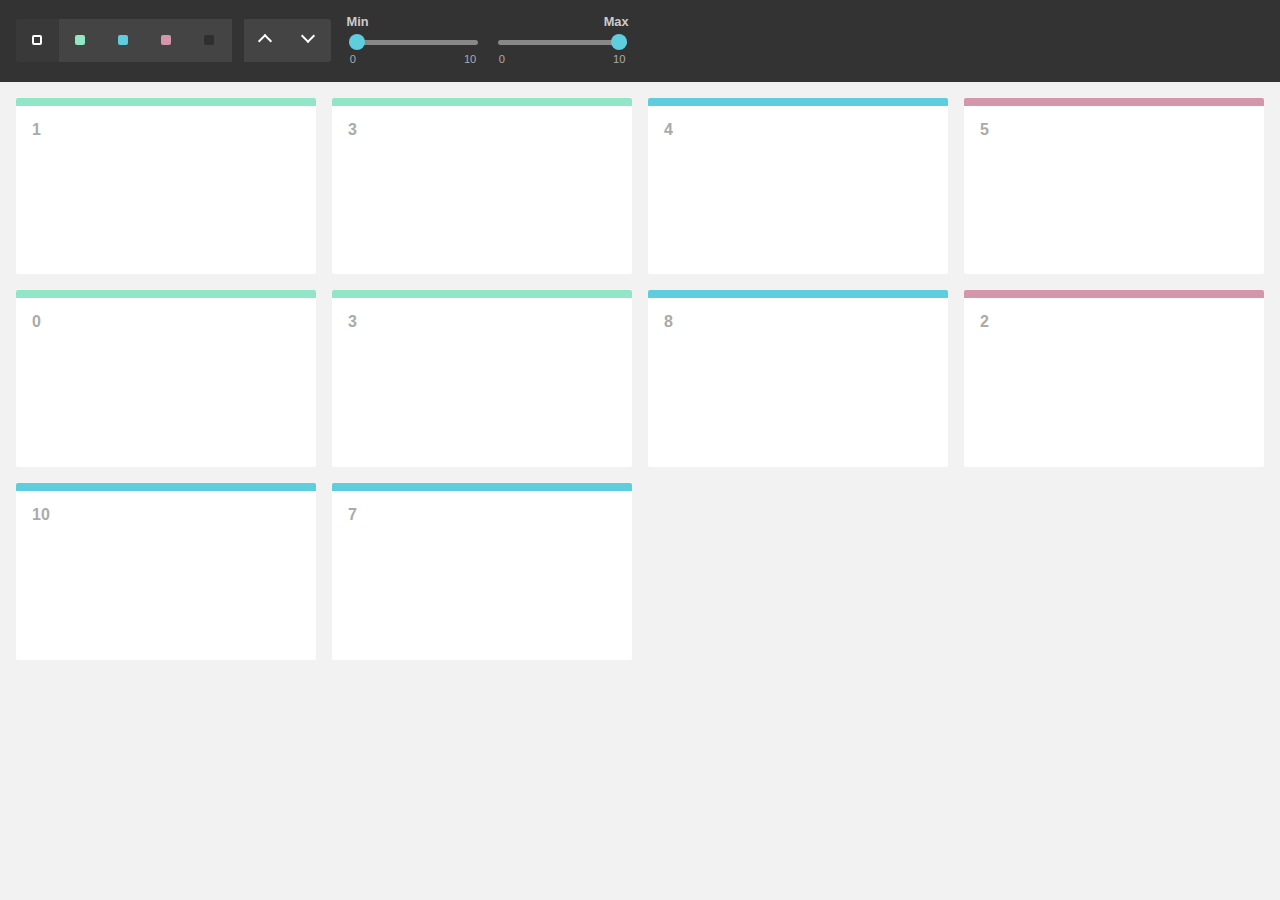
<file: test 2/mixitup-3/demos/filtering-by-range/index.html>
<!DOCTYPE html>
<html>
    <head>
        <meta name="viewport" content="width=device-width, initial-scale=1">

        <link href="../reset.css" rel="stylesheet"/>
        <link href="./style.css" rel="stylesheet"/>

        <title>MixItUp Demo - Filtering by Range</title>

        <!--
        This demo hooks into MixItUp's plugins API to provide a means of applying
        additional non-selector-based contraints to our filtering logic, such as a
        minimum and maximum range.

        Although this demo uses the native <input type="range"> only, you are free to use any
        specialised range slider UI library instead (e.g. Bootstrap, jQuery UI, etc). Simply
        update the `getRange()` function to read values in from your plugin's API instead.

        NB: REQUIRES MixItUp v3.3.0 OR LATER!
        -->
    </head>
    <body>
        <div class="controls">
            <button type="button" class="control" data-filter="all">All</button>
            <button type="button" class="control" data-filter=".green">Green</button>
            <button type="button" class="control" data-filter=".blue">Blue</button>
            <button type="button" class="control" data-filter=".pink">Pink</button>
            <button type="button" class="control" data-filter="none">None</button>

            <button type="button" class="control" data-sort="size:asc">Asc</button>
            <button type="button" class="control" data-sort="size:desc">Desc</button>

            <datalist id="sizeLegend">
                <option value="0">
                <option value="1">
                <option value="2">
                <option value="3">
                <option value="4">
                <option value="6">
                <option value="7">
                <option value="8">
                <option value="9">
                <option value="10">
            </datalist>

            <div class="range-slider">
                <label class="range-slider-label">Min</label>

                <input name="minSize" class="range-slider-input" type="range" min="0" max="10" value="0" list="sizeLegend"/>
            </div>

            <div class="range-slider">
                <label class="range-slider-label">Max</label>

                <input name="maxSize" class="range-slider-input" type="range" min="0" max="10" value="10" list="sizeLegend"/>
            </div>
        </div>

        <div class="container" data-ref="container">
            <div class="mix green" data-size="1"></div>
            <div class="mix green" data-size="3"></div>
            <div class="mix blue" data-size="4"></div>
            <div class="mix pink" data-size="5"></div>
            <div class="mix green" data-size="0"></div>
            <div class="mix green" data-size="3"></div>
            <div class="mix blue" data-size="8"></div>
            <div class="mix pink" data-size="2"></div>
            <div class="mix blue" data-size="10"></div>
            <div class="mix blue" data-size="7"></div>

            <div class="gap"></div>
            <div class="gap"></div>
            <div class="gap"></div>
        </div>

        <script src="../mixitup.min.js"></script>

        <script>
            var container = document.querySelector('[data-ref="container"]');
            var minSizeRangeInput = document.querySelector('[name="minSize"]');
            var maxSizeRangeInput = document.querySelector('[name="maxSize"]');

            var mixer = mixitup(container, {
                animation: {
                    duration: 350
                }
            });

            /**
             * Reads the values from our two native range inputs, returning an object
             * with `min` and `max` numeric values.
             *
             * @return {object}
             */

            function getRange() {
                var min = Number(minSizeRangeInput.value);
                var max = Number(maxSizeRangeInput.value);

                return {
                    min: min,
                    max: max
                };
            }

            /**
             * Ensures that the mixer is re-filtered whenever the value of a range
             * input changes.
             *
             * @return {void}
             */

            function handleRangeInputChange() {
                mixer.filter(mixer.getState().activeFilter);
            }

            /**
             * Allows us to manipulate the test result (`true` or `false`) of a
             * target against the current filter selector(s) (e.g. `.blue`).
             *
             * In this case we want to apply an additional constraint of whether or not the
             * target is within an arbitrary range, and override the test result to `false`
             * if not. The function must always return the test result.
             *
             * @param {boolean} testResult
             *     A boolean indicating whether or not the target is passing the current filtering criteria.
             * @param {mixitup.Target} target
             *     A reference to the target being tested
             * @return {boolean}
             */

            function filterTestResult(testResult, target) {
                var size = Number(target.dom.el.getAttribute('data-size'));
                var range = getRange();

                if (size < range.min || size > range.max) {
                    testResult = false;
                }

                return testResult;
            }

            // Using the static method `registerFilter` from the MixItUp plugins API, we can
            // register the above function as a filter, to manipulate the value returned from the
            // `testResultEvaluateHideShow` hook.

            mixitup.Mixer.registerFilter('testResultEvaluateHideShow', 'range', filterTestResult);

            // Listen for change events from the two range inputs

            minSizeRangeInput.addEventListener('change', handleRangeInputChange);
            maxSizeRangeInput.addEventListener('change', handleRangeInputChange);
        </script>
    </body>
</html>
</file>
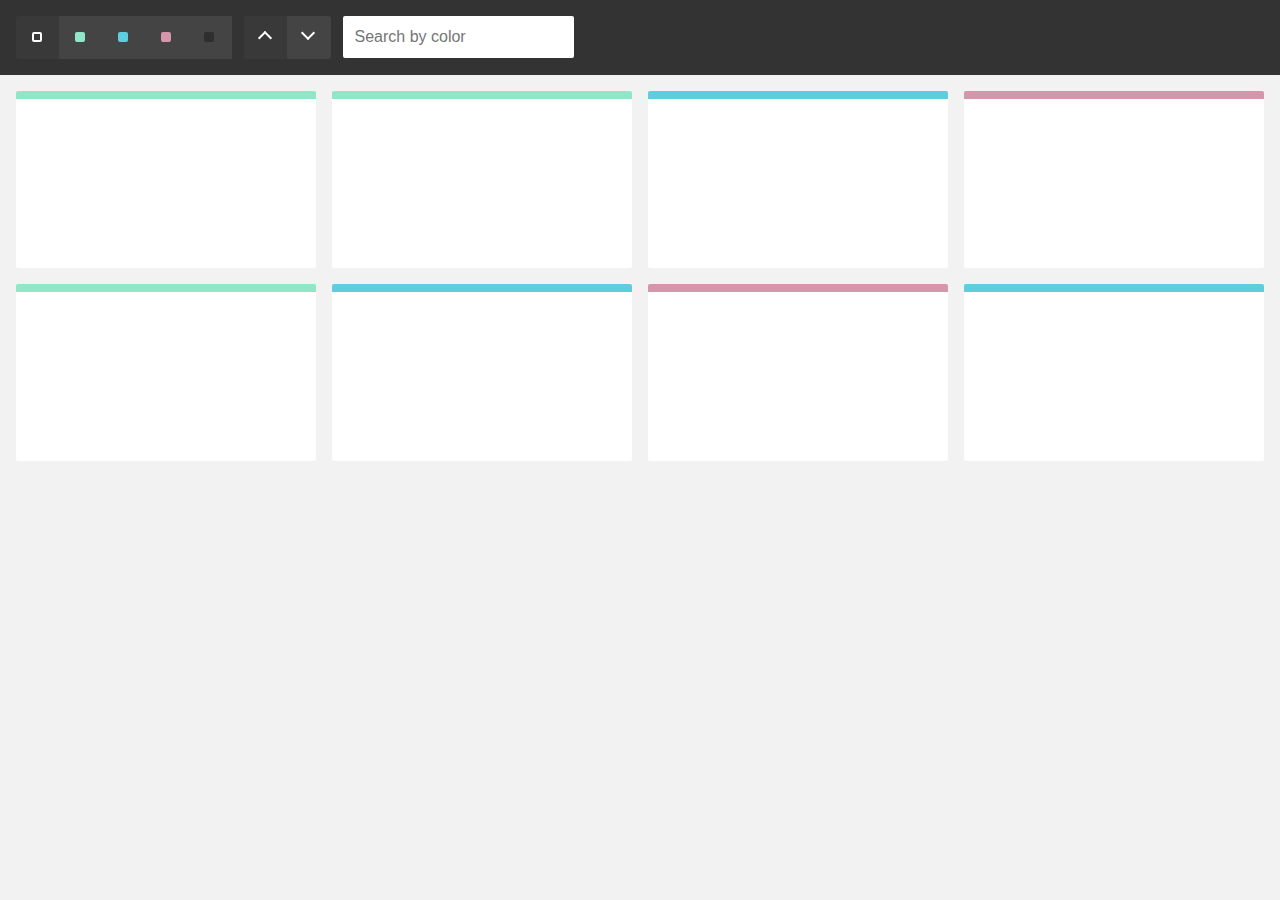
<file: test 2/mixitup-3/demos/filtering-by-text-input/index.html>
<!DOCTYPE html>
<html>
    <head>
        <meta name="viewport" content="width=device-width, initial-scale=1">

        <link href="../reset.css" rel="stylesheet"/>
        <link href="./style.css" rel="stylesheet"/>

        <title>MixItUp Demo - Filtering by Text Input</title>
    </head>
    <body>
        <div class="controls">
            <button type="button" class="control" data-filter="all">All</button>
            <button type="button" class="control" data-filter=".green">Green</button>
            <button type="button" class="control" data-filter=".blue">Blue</button>
            <button type="button" class="control" data-filter=".pink">Pink</button>
            <button type="button" class="control" data-filter="none">None</button>

            <button type="button" class="control" data-sort="default:asc">Asc</button>
            <button type="button" class="control" data-sort="default:desc">Desc</button>

            <input type="text" class="input" data-ref="input-search" placeholder="Search by color"/>
        </div>

        <div class="container" data-ref="container">
            <div class="mix green"></div>
            <div class="mix green"></div>
            <div class="mix blue"></div>
            <div class="mix pink"></div>
            <div class="mix green"></div>
            <div class="mix blue"></div>
            <div class="mix pink"></div>
            <div class="mix blue"></div>

            <div class="gap"></div>
            <div class="gap"></div>
            <div class="gap"></div>
        </div>

        <script src="../mixitup.min.js"></script>

        <script>
            var container = document.querySelector('[data-ref="container"]');
            var inputSearch = document.querySelector('[data-ref="input-search"]');
            var keyupTimeout;

            var mixer = mixitup(container, {
                animation: {
                    duration: 350
                },
                callbacks: {
                    onMixClick: function() {
                        // Reset the search if a filter is clicked

                        if (this.matches('[data-filter]')) {
                            inputSearch.value = '';
                        }
                    }
                }
            });

            // Set up a handler to listen for "keyup" events from the search input

            inputSearch.addEventListener('keyup', function() {
                var searchValue;

                if (inputSearch.value.length < 3) {
                    // If the input value is less than 3 characters, don't send

                    searchValue = '';
                } else {
                    searchValue = inputSearch.value.toLowerCase().trim();
                }

                // Very basic throttling to prevent mixer thrashing. Only search
                // once 350ms has passed since the last keyup event

                clearTimeout(keyupTimeout);

                keyupTimeout = setTimeout(function() {
                    filterByString(searchValue);
                }, 350);
            });

            /**
             * Filters the mixer using a provided search string, which is matched against
             * the contents of each target's "class" attribute. Any custom data-attribute(s)
             * could also be used.
             *
             * @param  {string} searchValue
             * @return {void}
             */

            function filterByString(searchValue) {
                if (searchValue) {
                    // Use an attribute wildcard selector to check for matches

                    mixer.filter('[class*="' + searchValue + '"]');
                } else {
                    // If no searchValue, treat as filter('all')

                    mixer.filter('all');
                }
            }
        </script>
    </body>
</html>
</file>
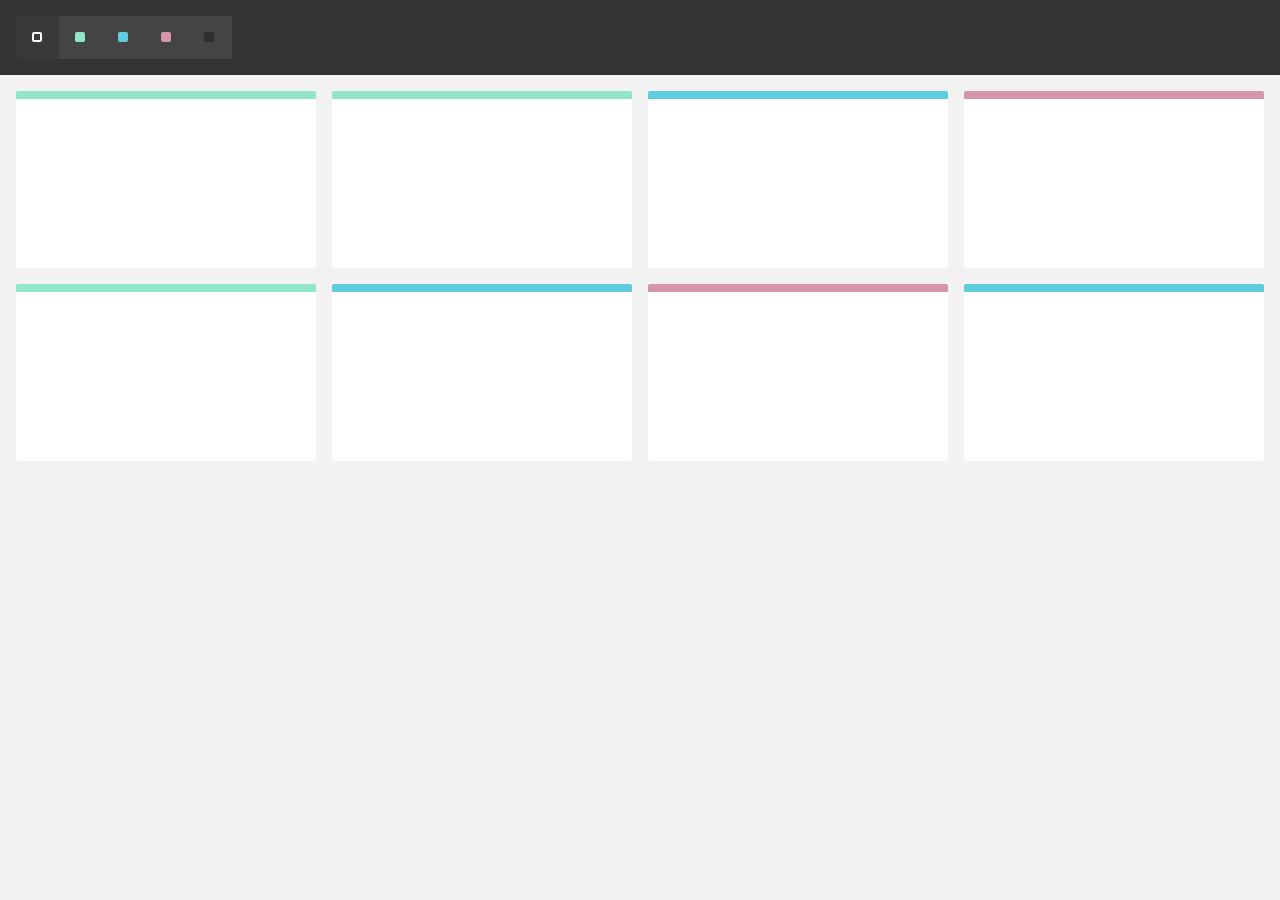
<file: test 2/mixitup-3/demos/filtering-by-url/index.html>
<!DOCTYPE html>
<html>
    <head>
        <meta name="viewport" content="width=device-width, initial-scale=1">

        <link href="../reset.css" rel="stylesheet"/>
        <link href="./style.css" rel="stylesheet"/>

        <title>MixItUp Demo - Filtering by URL</title>
    </head>
    <body>
        <div class="controls">
            <button type="button" class="control" data-filter="all">All</button>
            <button type="button" class="control" data-filter=".green">Green</button>
            <button type="button" class="control" data-filter=".blue">Blue</button>
            <button type="button" class="control" data-filter=".pink">Pink</button>
            <button type="button" class="control" data-filter="none">None</button>
        </div>

        <div class="container">
            <div class="mix green"></div>
            <div class="mix green"></div>
            <div class="mix blue"></div>
            <div class="mix pink"></div>
            <div class="mix green"></div>
            <div class="mix blue"></div>
            <div class="mix pink"></div>
            <div class="mix blue"></div>

            <div class="gap"></div>
            <div class="gap"></div>
            <div class="gap"></div>
        </div>

        <script src="../mixitup.min.js"></script>

        <script>
            // As we have no server-side application or routes, we will use
            // a URL "hash" for this demo, but we chould just as easily use
            // a URL route segment.

            // As we will use the target selector in several parts of the demo,
            // we will declare it as a variable here.

            var targetSelector = '.mix';

            /**
             * Reads a hash from the URL (if present), and converts it into a class
             * selector string. E.g "#green" -> ".green". Otherwise, defaults
             * to the targetSelector, equivalent to "all"
             *
             * @return {string}
             */

            function getSelectorFromHash() {
                var hash = window.location.hash.replace(/^#/g, '');

                var selector = hash ? '.' + hash : targetSelector;

                return selector;
            }

            /**
             * Updates the URL whenever the current filter changes.
             *
             * @param   {mixitup.State} state
             * @return  {void}
             */

            function setHash(state) {
                var selector = state.activeFilter.selector;
                var newHash = '#' + selector.replace(/^\./g, '');

                if (selector === targetSelector && window.location.hash) {
                    // Equivalent to filter "all", remove the hash

                    history.pushState(null, document.title, window.location.pathname); // or history.replaceState()
                } else if (newHash !== window.location.hash && selector !== targetSelector) {
                    // Change the hash

                    history.pushState(null, document.title, window.location.pathname + newHash); // or history.replaceState()
                }
            }

            // Instantiate and configure the mixer

            var mixer = mixitup('.container', {
                selectors: {
                    target: targetSelector
                },
                load: {
                    filter: getSelectorFromHash() // Ensure that the mixer's initial filter matches the URL on startup
                },
                callbacks: {
                    onMixEnd: setHash // Call the setHash() method at the end of each operation
                }
            });

            // Add an "onhashchange" handler to keep the mixer in sync as the user goes
            // back and forward through their history.

            // NB: This may or may not be the desired behavior for your project. If you don't
            // want MixItUp operations to count as individual history items, simply use
            // 'replaceState()' instead of 'pushState()' within the 'setHash()' function above.
            // In which case this handler would no longer be neccessary.

            window.onhashchange = function() {
                var selector = getSelectorFromHash();

                if (selector === mixer.getState().activeFilter.selector) return; // no change

                mixer.filter(selector);
            };
        </script>
    </body>
</html>
</file>
<file: test 2/mixitup-3/demos/attribute-selectors/style.css>
html,
body {
    height: 100%;
    background: #f2f2f2;
}

*,
*:before,
*:after {
    box-sizing: border-box;
}

/* Controls
---------------------------------------------------------------------- */

.controls {
    padding: 1rem;
    background: #333;
    font-size: 0.1px;
}

.control {
    position: relative;
    display: inline-block;
    width: 2.7rem;
    height: 2.7rem;
    background: #444;
    cursor: pointer;
    font-size: 0.1px;
    color: white;
    transition: background 150ms;
}

.control:hover {
    background: #3f3f3f;
}

.control[data-filter]:after {
    content: '';
    position: absolute;
    width: 10px;
    height: 10px;
    top: calc(50% - 6px);
    left: calc(50% - 6px);
    border: 2px solid currentColor;
    border-radius: 2px;
    background: currentColor;
    transition: background-color 150ms, border-color 150ms;
}

.control[data-sort]:after {
    content: '';
    position: absolute;
    width: 10px;
    height: 10px;
    border-top: 2px solid;
    border-left: 2px solid;
    top: calc(50% - 6px);
    left: calc(50% - 6px);
    transform:  translateY(1px) rotate(45deg);
}

.control[data-sort*=":desc"]:after {
    transform:  translateY(-4px) rotate(-135deg);
}

.mixitup-control-active {
    background: #393939;
}

.mixitup-control-active[data-filter]:after {
    background: transparent;
}

.control:first-of-type {
    border-radius: 3px 0 0 3px;
}

.control:last-of-type {
    border-radius: 0 3px 3px 0;
}

.control[data-filter] + .control[data-sort] {
    margin-left: .75rem;
}

.control[data-filter=".green"] {
    color: #91e6c7;
}

.control[data-filter=".blue"] {
    color: #5ecdde;
}

.control[data-filter=".pink"] {
    color: #d595aa;
}

.control[data-filter="none"] {
    color: #2f2f2f;
}

/* Container
---------------------------------------------------------------------- */

.container {
    padding: 1rem;
    text-align: justify;
    font-size: 0.1px;
}

.container:after {
    content: '';
    display: inline-block;
    width: 100%;
}

/* Grid Items
---------------------------------------------------------------------- */

.item,
.gap {
    display: inline-block;
    vertical-align: top;
}

.item {
    background: #fff;
    border-top: .5rem solid currentColor;
    border-radius: 2px;
    margin-bottom: 1rem;
    position: relative;
}

.item:before {
    content: '';
    display: inline-block;
    padding-top: 56.25%;
}

.item.green {
    color: #91e6c7;
}

.item.pink {
    color: #d595aa;
}

.item.blue {
    color: #5ecdde;
}

/* Grid Breakpoints
---------------------------------------------------------------------- */

/* 2 Columns */

.item,
.gap {
    width: calc(100%/2 - (((2 - 1) * 1rem) / 2));
}

/* 3 Columns */

@media screen and (min-width: 541px) {
    .item,
    .gap {
        width: calc(100%/3 - (((3 - 1) * 1rem) / 3));
    }
}

/* 4 Columns */

@media screen and (min-width: 961px) {
    .item,
    .gap {
        width: calc(100%/4 - (((4 - 1) * 1rem) / 4));
    }
}

/* 5 Columns */

@media screen and (min-width: 1281px) {
    .item,
    .gap {
        width: calc(100%/5 - (((5 - 1) * 1rem) / 5));
    }
}
</file>
<file: test 2/mixitup-3/demos/basic-ie-8/style.css>
html,
body {
    height: 100%;
    background: #f2f2f2;
}

*,
*:before,
*:after {
    box-sizing: border-box;
}

/* Controls
---------------------------------------------------------------------- */

.controls {
    padding: 16px;
    background: #333;
    font-size: 0.1px;
}

.control {
    position: relative;
    display: inline-block;
    vertical-align: top;
    padding: 10px;
    font-size: 15px;
    height: 35px;
    min-width: 25px;
    background: #444;
    cursor: pointer;
    color: white;
    font-weight: 800;
    transition: background 150ms;
}

.control:hover {
    background: #3f3f3f;
}

.control[data-sort*=":desc"]:after {
    transform:  translateY(-4px) rotate(-135deg);
}

.mixitup-control-active {
    background: #393939;
}

.control[data-filter="all"] {
    background: #fff;
}

.control[data-filter=".green"] {
    background: #91e6c7;
}

.control[data-filter=".blue"] {
    background: #5ecdde;
}

.control[data-filter=".pink"] {
    background: #d595aa;
}

.control[data-filter="none"] {
    background: #2f2f2f;
}

/* Container
---------------------------------------------------------------------- */

.container {
    padding: 16px;
    text-align: justify;
    font-size: 0.1px;
}

.container:after {
    content: '';
    display: inline-block;
    width: 100%;
}

/* Target Elements
---------------------------------------------------------------------- */

.mix,
.gap {
    display: inline-block;
    vertical-align: top;
}

.mix {
    background: #fff;
    border-top: 8px solid transparent;
    border-radius: 2px;
    margin-bottom: 1.25%;
    position: relative;
}

.mix:before {
    content: '';
    display: inline-block;
    padding-top: 56.25%;
}

.mix.green {
    border-top-color: #91e6c7;
}

.mix.pink {
    border-top-color: #d595aa;
}

.mix.blue {
    border-top-color: #5ecdde;
}

.mix,
.gap {
    width: 24%;
}
</file>
<file: test 2/mixitup-3/demos/basic/style.css>
html,
body {
    height: 100%;
    background: #f2f2f2;
}

*,
*:before,
*:after {
    box-sizing: border-box;
}

/* Controls
---------------------------------------------------------------------- */

.controls {
    padding: 1rem;
    background: #333;
    font-size: 0.1px;
}

.control {
    position: relative;
    display: inline-block;
    width: 2.7rem;
    height: 2.7rem;
    background: #444;
    cursor: pointer;
    font-size: 0.1px;
    color: white;
    transition: background 150ms;
}

.control:hover {
    background: #3f3f3f;
}

.control[data-filter]:after {
    content: '';
    position: absolute;
    width: 10px;
    height: 10px;
    top: calc(50% - 6px);
    left: calc(50% - 6px);
    border: 2px solid currentColor;
    border-radius: 2px;
    background: currentColor;
    transition: background-color 150ms, border-color 150ms;
}

.control[data-sort]:after {
    content: '';
    position: absolute;
    width: 10px;
    height: 10px;
    border-top: 2px solid;
    border-left: 2px solid;
    top: calc(50% - 6px);
    left: calc(50% - 6px);
    transform:  translateY(1px) rotate(45deg);
}

.control[data-sort*=":desc"]:after {
    transform:  translateY(-4px) rotate(-135deg);
}

.mixitup-control-active {
    background: #393939;
}

.mixitup-control-active[data-filter]:after {
    background: transparent;
}

.control:first-of-type {
    border-radius: 3px 0 0 3px;
}

.control:last-of-type {
    border-radius: 0 3px 3px 0;
}

.control[data-filter] + .control[data-sort] {
    margin-left: .75rem;
}

.control[data-filter=".green"] {
    color: #91e6c7;
}

.control[data-filter=".blue"] {
    color: #5ecdde;
}

.control[data-filter=".pink"] {
    color: #d595aa;
}

.control[data-filter="none"] {
    color: #2f2f2f;
}

/* Container
---------------------------------------------------------------------- */

.container {
    padding: 1rem;
    text-align: justify;
    font-size: 0.1px;
}

.container:after {
    content: '';
    display: inline-block;
    width: 100%;
}

/* Target Elements
---------------------------------------------------------------------- */

.mix,
.gap {
    display: inline-block;
    vertical-align: top;
}

.mix {
    background: #fff;
    border-top: .5rem solid currentColor;
    border-radius: 2px;
    margin-bottom: 1rem;
    position: relative;
}

.mix:before {
    content: '';
    display: inline-block;
    padding-top: 56.25%;
}

.mix.green {
    color: #91e6c7;
}

.mix.pink {
    color: #d595aa;
}

.mix.blue {
    color: #5ecdde;
}

/* Grid Breakpoints
---------------------------------------------------------------------- */

/* 2 Columns */

.mix,
.gap {
    width: calc(100%/2 - (((2 - 1) * 1rem) / 2));
}

/* 3 Columns */

@media screen and (min-width: 541px) {
    .mix,
    .gap {
        width: calc(100%/3 - (((3 - 1) * 1rem) / 3));
    }
}

/* 4 Columns */

@media screen and (min-width: 961px) {
    .mix,
    .gap {
        width: calc(100%/4 - (((4 - 1) * 1rem) / 4));
    }
}

/* 5 Columns */

@media screen and (min-width: 1281px) {
    .mix,
    .gap {
        width: calc(100%/5 - (((5 - 1) * 1rem) / 5));
    }
}
</file>
<file: test 2/mixitup-3/demos/checkboxes-with-reset-checkbox/style.css>
html,
body {
    height: 100%;
    background: #f2f2f2;
}

*,
*:before,
*:after {
    box-sizing: border-box;
}

/* Controls
---------------------------------------------------------------------- */

.controls {
    padding: 1rem;
    background: #333;
    font-size: 0.1px;
}

.control {
    position: relative;
    display: inline-block;
    width: 2.7rem;
    height: 2.7rem;
    background: #444;
    cursor: pointer;
    font-size: 0.1px;
    color: white;
    transition: background 150ms;
}

.control:hover {
    background: #3f3f3f;
}

.control[data-filter]:after {
    content: '';
    position: absolute;
    width: 10px;
    height: 10px;
    top: calc(50% - 6px);
    left: calc(50% - 6px);
    border: 2px solid currentColor;
    border-radius: 2px;
    background: currentColor;
    transition: background-color 150ms, border-color 150ms;
}

.control[data-sort]:after {
    content: '';
    position: absolute;
    width: 10px;
    height: 10px;
    border-top: 2px solid;
    border-left: 2px solid;
    top: calc(50% - 6px);
    left: calc(50% - 6px);
    transform:  translateY(1px) rotate(45deg);
}

.control[data-sort*=":desc"]:after {
    transform:  translateY(-4px) rotate(-135deg);
}

.mixitup-control-active {
    background: #393939;
}

.mixitup-control-active[data-filter]:after {
    background: transparent;
}

.control:first-of-type {
    border-radius: 3px 0 0 3px;
}

.control:last-of-type {
    border-radius: 0 3px 3px 0;
}

.checkbox-group {
    display: inline-block;
    padding: .5rem;
    background: #2a2a2a;
    margin-right: .75rem;
    vertical-align: top;
}

.checkbox {
    text-align: justify;
}

.checkbox:after {
    content: '';
    display: inline-block;
    width: 100%;
}

.checkbox-input,
.checkbox-label {
    display: inline-block;
}

.checkbox-label {
    color: white;
    font-family: 'helvetica-neue', arial, sans-serif;
    font-size: .9rem;
    margin-right: .5rem;
}

/* Container
---------------------------------------------------------------------- */

.container {
    padding: 1rem;
    text-align: justify;
    font-size: 0.1px;
}

.container:after {
    content: '';
    display: inline-block;
    width: 100%;
}

/* Target Elements
---------------------------------------------------------------------- */

.mix,
.gap {
    display: inline-block;
    vertical-align: top;
}

.mix {
    background: #fff;
    border-top: .5rem solid currentColor;
    border-radius: 2px;
    margin-bottom: 1rem;
    position: relative;
}

.mix:before {
    content: '';
    display: inline-block;
    padding-top: 56.25%;
}

.mix.green {
    color: #91e6c7;
}

.mix.pink {
    color: #d595aa;
}

.mix.blue {
    color: #5ecdde;
}

/* Grid Breakpoints
---------------------------------------------------------------------- */

/* 2 Columns */

.mix,
.gap {
    width: calc(100%/2 - (((2 - 1) * 1rem) / 2));
}

/* 3 Columns */

@media screen and (min-width: 541px) {
    .mix,
    .gap {
        width: calc(100%/3 - (((3 - 1) * 1rem) / 3));
    }
}

/* 4 Columns */

@media screen and (min-width: 961px) {
    .mix,
    .gap {
        width: calc(100%/4 - (((4 - 1) * 1rem) / 4));
    }
}

/* 5 Columns */

@media screen and (min-width: 1281px) {
    .mix,
    .gap {
        width: calc(100%/5 - (((5 - 1) * 1rem) / 5));
    }
}
</file>
<file: test 2/mixitup-3/demos/checkboxes/style.css>
html,
body {
    height: 100%;
    background: #f2f2f2;
}

*,
*:before,
*:after {
    box-sizing: border-box;
}

/* Controls
---------------------------------------------------------------------- */

.controls {
    padding: 1rem;
    background: #333;
    font-size: 0.1px;
}

.control {
    position: relative;
    display: inline-block;
    width: 2.7rem;
    height: 2.7rem;
    background: #444;
    cursor: pointer;
    font-size: 0.1px;
    color: white;
    transition: background 150ms;
}

.control:hover {
    background: #3f3f3f;
}

.control[data-filter]:after {
    content: '';
    position: absolute;
    width: 10px;
    height: 10px;
    top: calc(50% - 6px);
    left: calc(50% - 6px);
    border: 2px solid currentColor;
    border-radius: 2px;
    background: currentColor;
    transition: background-color 150ms, border-color 150ms;
}

.control[data-sort]:after {
    content: '';
    position: absolute;
    width: 10px;
    height: 10px;
    border-top: 2px solid;
    border-left: 2px solid;
    top: calc(50% - 6px);
    left: calc(50% - 6px);
    transform:  translateY(1px) rotate(45deg);
}

.control[data-sort*=":desc"]:after {
    transform:  translateY(-4px) rotate(-135deg);
}

.mixitup-control-active {
    background: #393939;
}

.mixitup-control-active[data-filter]:after {
    background: transparent;
}

.control:first-of-type {
    border-radius: 3px 0 0 3px;
}

.control:last-of-type {
    border-radius: 0 3px 3px 0;
}

.checkbox-group {
    display: inline-block;
    padding: .5rem;
    background: #2a2a2a;
    margin-right: .75rem;
    vertical-align: top;
}

.checkbox {
    text-align: justify;
}

.checkbox:after {
    content: '';
    display: inline-block;
    width: 100%;
}

.checkbox-input,
.checkbox-label {
    display: inline-block;
}

.checkbox-label {
    color: white;
    font-family: 'helvetica-neue', arial, sans-serif;
    font-size: .9rem;
    margin-right: .5rem;
}

/* Container
---------------------------------------------------------------------- */

.container {
    padding: 1rem;
    text-align: justify;
    font-size: 0.1px;
}

.container:after {
    content: '';
    display: inline-block;
    width: 100%;
}

/* Target Elements
---------------------------------------------------------------------- */

.mix,
.gap {
    display: inline-block;
    vertical-align: top;
}

.mix {
    background: #fff;
    border-top: .5rem solid currentColor;
    border-radius: 2px;
    margin-bottom: 1rem;
    position: relative;
}

.mix:before {
    content: '';
    display: inline-block;
    padding-top: 56.25%;
}

.mix.green {
    color: #91e6c7;
}

.mix.pink {
    color: #d595aa;
}

.mix.blue {
    color: #5ecdde;
}

/* Grid Breakpoints
---------------------------------------------------------------------- */

/* 2 Columns */

.mix,
.gap {
    width: calc(100%/2 - (((2 - 1) * 1rem) / 2));
}

/* 3 Columns */

@media screen and (min-width: 541px) {
    .mix,
    .gap {
        width: calc(100%/3 - (((3 - 1) * 1rem) / 3));
    }
}

/* 4 Columns */

@media screen and (min-width: 961px) {
    .mix,
    .gap {
        width: calc(100%/4 - (((4 - 1) * 1rem) / 4));
    }
}

/* 5 Columns */

@media screen and (min-width: 1281px) {
    .mix,
    .gap {
        width: calc(100%/5 - (((5 - 1) * 1rem) / 5));
    }
}
</file>
<file: test 2/mixitup-3/demos/dataset-empty-container/style.css>
html,
body {
    height: 100%;
    background: #f2f2f2;
}

*,
*:before,
*:after {
    box-sizing: border-box;
}

/* Controls
---------------------------------------------------------------------- */

.controls {
    padding: 1rem;
    background: #333;
    font-size: 0.1px;
}

.control {
    position: relative;
    display: inline-block;
    width: 2.7rem;
    height: 2.7rem;
    background: #444;
    cursor: pointer;
    font-size: 0.1px;
    color: white;
    transition: background 150ms;
}

.control:not(.control-active):hover {
    background: #3f3f3f;
}

.control-filter:after {
    content: '';
    position: absolute;
    width: 10px;
    height: 10px;
    top: calc(50% - 6px);
    left: calc(50% - 6px);
    border: 2px solid currentColor;
    border-radius: 2px;
    background: currentColor;
    transition: background-color 150ms, border-color 150ms;
}

.control-sort:after {
    content: '';
    position: absolute;
    width: 10px;
    height: 10px;
    border-top: 2px solid;
    border-left: 2px solid;
    top: calc(50% - 6px);
    left: calc(50% - 6px);
    transform:  translateY(1px) rotate(45deg);
}

.control-sort[data-order="desc"]:after {
    transform:  translateY(-4px) rotate(-135deg);
}

.control-active {
    background: #393939;
}

.control-filter.control-active:after {
    background: transparent;
}

.control:first-of-type {
    border-radius: 3px 0 0 3px;
}

.control:last-of-type {
    border-radius: 0 3px 3px 0;
}

.control-filter + .control-sort {
    margin-left: .75rem;
}

.control-filter[data-color="green"] {
    color: #91e6c7;
}

.control-filter[data-color="blue"] {
    color: #5ecdde;
}

.control-filter[data-color="pink"] {
    color: #d595aa;
}

.control-filter[data-color="none"] {
    color: #2f2f2f;
}

/* Container
---------------------------------------------------------------------- */

.container {
    padding: 1rem;
    text-align: justify;
    font-size: 0.1px;
}

.container:after {
    content: '';
    display: inline-block;
    width: 100%;
}

/* Target Elements
---------------------------------------------------------------------- */

.item,
.gap {
    display: inline-block;
    vertical-align: top;
}

.item {
    background: #fff;
    border-top: .5rem solid currentColor;
    border-radius: 2px;
    margin-bottom: 1rem;
    position: relative;
}

.item:before {
    content: '';
    display: inline-block;
    padding-top: 56.25%;
}

.item.green {
    color: #91e6c7;
}

.item.pink {
    color: #d595aa;
}

.item.blue {
    color: #5ecdde;
}

.item .published-date {
    position: absolute;
    top: 0;
    left: 0;
    padding: 1rem;
    font-size: 1rem;
    color: #333;
    font-family: 'helvetica-neue', arial, sans-serif;
    font-weight:  700;
}

/* Grid Breakpoints
---------------------------------------------------------------------- */

/* 2 Columns */

.item,
.gap {
    width: calc(100%/2 - (((2 - 1) * 1rem) / 2));
}

/* 3 Columns */

@media screen and (min-width: 541px) {
    .item,
    .gap {
        width: calc(100%/3 - (((3 - 1) * 1rem) / 3));
    }
}

/* 4 Columns */

@media screen and (min-width: 961px) {
    .item,
    .gap {
        width: calc(100%/4 - (((4 - 1) * 1rem) / 4));
    }
}

/* 5 Columns */

@media screen and (min-width: 1281px) {
    .item,
    .gap {
        width: calc(100%/5 - (((5 - 1) * 1rem) / 5));
    }
}
</file>
<file: test 2/mixitup-3/demos/dataset-pre-rendered-targets/style.css>
html,
body {
    height: 100%;
    background: #f2f2f2;
}

*,
*:before,
*:after {
    box-sizing: border-box;
}

/* Controls
---------------------------------------------------------------------- */

.controls {
    padding: 1rem;
    background: #333;
    font-size: 0.1px;
}

.control {
    position: relative;
    display: inline-block;
    width: 2.7rem;
    height: 2.7rem;
    background: #444;
    cursor: pointer;
    font-size: 0.1px;
    color: white;
    transition: background 150ms;
}

.control:not(.control-active):hover {
    background: #3f3f3f;
}

.control-filter:after {
    content: '';
    position: absolute;
    width: 10px;
    height: 10px;
    top: calc(50% - 6px);
    left: calc(50% - 6px);
    border: 2px solid currentColor;
    border-radius: 2px;
    background: currentColor;
    transition: background-color 150ms, border-color 150ms;
}

.control-sort:after {
    content: '';
    position: absolute;
    width: 10px;
    height: 10px;
    border-top: 2px solid;
    border-left: 2px solid;
    top: calc(50% - 6px);
    left: calc(50% - 6px);
    transform:  translateY(1px) rotate(45deg);
}

.control-sort[data-order="desc"]:after {
    transform:  translateY(-4px) rotate(-135deg);
}

.control-active {
    background: #393939;
}

.control-filter.control-active:after {
    background: transparent;
}

.control:first-of-type {
    border-radius: 3px 0 0 3px;
}

.control:last-of-type {
    border-radius: 0 3px 3px 0;
}

.control-filter + .control-sort {
    margin-left: .75rem;
}

.control-filter[data-color="green"] {
    color: #91e6c7;
}

.control-filter[data-color="blue"] {
    color: #5ecdde;
}

.control-filter[data-color="pink"] {
    color: #d595aa;
}

.control-filter[data-color="none"] {
    color: #2f2f2f;
}

/* Container
---------------------------------------------------------------------- */

.container {
    padding: 1rem;
    text-align: justify;
    font-size: 0.1px;
}

.container:after {
    content: '';
    display: inline-block;
    width: 100%;
}

/* Target Elements
---------------------------------------------------------------------- */

.item,
.gap {
    display: inline-block;
    vertical-align: top;
}

.item {
    background: #fff;
    border-top: .5rem solid currentColor;
    border-radius: 2px;
    margin-bottom: 1rem;
    position: relative;
}

.item:before {
    content: '';
    display: inline-block;
    padding-top: 56.25%;
}

.item.green {
    color: #91e6c7;
}

.item.pink {
    color: #d595aa;
}

.item.blue {
    color: #5ecdde;
}

.item .published-date {
    position: absolute;
    top: 0;
    left: 0;
    padding: 1rem;
    font-size: 1rem;
    color: #333;
    font-family: 'helvetica-neue', arial, sans-serif;
    font-weight:  700;
}

/* Grid Breakpoints
---------------------------------------------------------------------- */

/* 2 Columns */

.item,
.gap {
    width: calc(100%/2 - (((2 - 1) * 1rem) / 2));
}

/* 3 Columns */

@media screen and (min-width: 541px) {
    .item,
    .gap {
        width: calc(100%/3 - (((3 - 1) * 1rem) / 3));
    }
}

/* 4 Columns */

@media screen and (min-width: 961px) {
    .item,
    .gap {
        width: calc(100%/4 - (((4 - 1) * 1rem) / 4));
    }
}

/* 5 Columns */

@media screen and (min-width: 1281px) {
    .item,
    .gap {
        width: calc(100%/5 - (((5 - 1) * 1rem) / 5));
    }
}
</file>
<file: test 2/mixitup-3/demos/filtering-by-range/style.css>
html,
body {
    height: 100%;
    background: #f2f2f2;
}

*,
*:before,
*:after {
    box-sizing: border-box;
}

/* Controls
---------------------------------------------------------------------- */

.controls {
    padding: 1rem;
    background: #333;
    font-size: 0.1px;
}

.control {
    position: relative;
    display: inline-block;
    width: 2.7rem;
    height: 2.7rem;
    background: #444;
    cursor: pointer;
    font-size: 0.1px;
    color: white;
    transition: background 150ms;
}

.control:hover {
    background: #3f3f3f;
}

.control[data-filter]:after {
    content: '';
    position: absolute;
    width: 10px;
    height: 10px;
    top: calc(50% - 6px);
    left: calc(50% - 6px);
    border: 2px solid currentColor;
    border-radius: 2px;
    background: currentColor;
    transition: background-color 150ms, border-color 150ms;
}

.control[data-sort]:after {
    content: '';
    position: absolute;
    width: 10px;
    height: 10px;
    border-top: 2px solid;
    border-left: 2px solid;
    top: calc(50% - 6px);
    left: calc(50% - 6px);
    transform:  translateY(1px) rotate(45deg);
}

.control[data-sort*=":desc"]:after {
    transform:  translateY(-4px) rotate(-135deg);
}

.mixitup-control-active {
    background: #393939;
}

.mixitup-control-active[data-filter]:after {
    background: transparent;
}

.control:first-of-type {
    border-radius: 3px 0 0 3px;
}

.control:last-of-type {
    border-radius: 0 3px 3px 0;
}

.control[data-filter] + .control[data-sort] {
    margin-left: .75rem;
}

.control[data-filter=".green"] {
    color: #91e6c7;
}

.control[data-filter=".blue"] {
    color: #5ecdde;
}

.control[data-filter=".pink"] {
    color: #d595aa;
}

.control[data-filter="none"] {
    color: #2f2f2f;
}

.range-slider {
    margin: 0 1rem;
    display: inline-block;
    vertical-align: middle;
    position: relative;
}

.range-slider:last-child {
    margin-left: 0;
}

.range-slider::before,
.range-slider::after,
.range-slider-label {
    font-family: 'helvetica-neue', arial, sans-serif;
}

.range-slider::before,
.range-slider::after {
    font-size: .7rem;
    color: #aaa;
    content: '0';
    position: absolute;
    bottom: 0;
    left: 0;
    padding: 0 .2rem;
}

.range-slider::after {
    content: '10';
    left: auto;
    right: 0;
}

.range-slider-label {
    display: block;
    font-size: .8rem;
    color: #ccc;
    margin-bottom: .05rem;
    font-weight: 700;
}

.range-slider:last-child .range-slider-label {
    text-align: right;
}

.range-slider-input {
    position: relative;
    background: transparent;
    -webkit-appearance: none;
    margin-bottom: .75rem;
    z-index: 1;
}

.range-slider-input::-webkit-slider-runnable-track {
    width: 300px;
    height: 5px;
    background: #888;
    border: none;
    border-radius: 3px;
    transition: background 150ms;
}

.range-slider-input::-webkit-slider-thumb {
    -webkit-appearance: none;
    border: none;
    height: 16px;
    width: 16px;
    border-radius: 50%;
    background: #5ecdde;
    margin-top: -6px;
}

.range-slider-input:focus {
    outline: none;
}

/* Container
---------------------------------------------------------------------- */

.container {
    padding: 1rem;
    text-align: justify;
    font-size: 0.1px;
}

.container:after {
    content: '';
    display: inline-block;
    width: 100%;
}

/* Target Elements
---------------------------------------------------------------------- */

.mix,
.gap {
    display: inline-block;
    vertical-align: top;
}

.mix {
    background: #fff;
    border-top: .5rem solid currentColor;
    border-radius: 2px;
    margin-bottom: 1rem;
    position: relative;
    font-family: 'helvetica-neue', arial, sans-serif;
}

.mix:before {
    content: '';
    display: inline-block;
    padding-top: 56.25%;
}

.mix.green {
    color: #91e6c7;
}

.mix.pink {
    color: #d595aa;
}

.mix.blue {
    color: #5ecdde;
}

.mix[data-size]:after {
    position: absolute;
    content: attr(data-size);
    font-size: 1rem;
    font-weight: bold;
    color: #aaa;
    padding: 1rem;
    width: 100%;
    top: 0;
    left: 0;
}

/* Grid Breakpoints
---------------------------------------------------------------------- */

/* 2 Columns */

.mix,
.gap {
    width: calc(100%/2 - (((2 - 1) * 1rem) / 2));
}

/* 3 Columns */

@media screen and (min-width: 541px) {
    .mix,
    .gap {
        width: calc(100%/3 - (((3 - 1) * 1rem) / 3));
    }
}

/* 4 Columns */

@media screen and (min-width: 961px) {
    .mix,
    .gap {
        width: calc(100%/4 - (((4 - 1) * 1rem) / 4));
    }
}

/* 5 Columns */

@media screen and (min-width: 1281px) {
    .mix,
    .gap {
        width: calc(100%/5 - (((5 - 1) * 1rem) / 5));
    }
}
</file>
<file: test 2/mixitup-3/demos/filtering-by-text-input/style.css>
html,
body {
    height: 100%;
    background: #f2f2f2;
}

*,
*:before,
*:after {
    box-sizing: border-box;
}

/* Controls
---------------------------------------------------------------------- */

.controls {
    padding: 1rem;
    background: #333;
    font-size: 0.1px;
}

.control {
    position: relative;
    display: inline-block;
    width: 2.7rem;
    height: 2.7rem;
    background: #444;
    cursor: pointer;
    font-size: 0.1px;
    color: white;
    transition: background 150ms;
}

.control:hover {
    background: #3f3f3f;
}

.control[data-filter]:after {
    content: '';
    position: absolute;
    width: 10px;
    height: 10px;
    top: calc(50% - 6px);
    left: calc(50% - 6px);
    border: 2px solid currentColor;
    border-radius: 2px;
    background: currentColor;
    transition: background-color 150ms, border-color 150ms;
}

.control[data-sort]:after {
    content: '';
    position: absolute;
    width: 10px;
    height: 10px;
    border-top: 2px solid;
    border-left: 2px solid;
    top: calc(50% - 6px);
    left: calc(50% - 6px);
    transform:  translateY(1px) rotate(45deg);
}

.control[data-sort*=":desc"]:after {
    transform:  translateY(-4px) rotate(-135deg);
}

.mixitup-control-active {
    background: #393939;
}

.mixitup-control-active[data-filter]:after {
    background: transparent;
}

.control:first-of-type {
    border-radius: 3px 0 0 3px;
}

.control:last-of-type {
    border-radius: 0 3px 3px 0;
}

.control[data-filter] + .control[data-sort] {
    margin-left: .75rem;
}

.control[data-filter=".green"] {
    color: #91e6c7;
}

.control[data-filter=".blue"] {
    color: #5ecdde;
}

.control[data-filter=".pink"] {
    color: #d595aa;
}

.control[data-filter="none"] {
    color: #2f2f2f;
}

.input {
    display: inline-block;
    font-size: 1rem;
    padding: .75rem;
    margin-left: .75rem;
    border-radius: 2px;
    border: 0 none;
    background: white;
    font-family: 'helvetica neue', arial, sans-serif;
    vertical-align: top;
}

/* Container
---------------------------------------------------------------------- */

.container {
    padding: 1rem;
    text-align: justify;
    font-size: 0.1px;
}

.container:after {
    content: '';
    display: inline-block;
    width: 100%;
}

/* Target Elements
---------------------------------------------------------------------- */

.mix,
.gap {
    display: inline-block;
    vertical-align: top;
}

.mix {
    background: #fff;
    border-top: .5rem solid currentColor;
    border-radius: 2px;
    margin-bottom: 1rem;
    position: relative;
}

.mix:before {
    content: '';
    display: inline-block;
    padding-top: 56.25%;
}

.mix.green {
    color: #91e6c7;
}

.mix.pink {
    color: #d595aa;
}

.mix.blue {
    color: #5ecdde;
}

/* Grid Breakpoints
---------------------------------------------------------------------- */

/* 2 Columns */

.mix,
.gap {
    width: calc(100%/2 - (((2 - 1) * 1rem) / 2));
}

/* 3 Columns */

@media screen and (min-width: 541px) {
    .mix,
    .gap {
        width: calc(100%/3 - (((3 - 1) * 1rem) / 3));
    }
}

/* 4 Columns */

@media screen and (min-width: 961px) {
    .mix,
    .gap {
        width: calc(100%/4 - (((4 - 1) * 1rem) / 4));
    }
}

/* 5 Columns */

@media screen and (min-width: 1281px) {
    .mix,
    .gap {
        width: calc(100%/5 - (((5 - 1) * 1rem) / 5));
    }
}
</file>
<file: test 2/mixitup-3/demos/filtering-by-url/style.css>
html,
body {
    height: 100%;
    background: #f2f2f2;
}

*,
*:before,
*:after {
    box-sizing: border-box;
}

/* Controls
---------------------------------------------------------------------- */

.controls {
    padding: 1rem;
    background: #333;
    font-size: 0.1px;
}

.control {
    position: relative;
    display: inline-block;
    width: 2.7rem;
    height: 2.7rem;
    background: #444;
    cursor: pointer;
    font-size: 0.1px;
    color: white;
    transition: background 150ms;
}

.control:hover {
    background: #3f3f3f;
}

.control[data-filter]:after {
    content: '';
    position: absolute;
    width: 10px;
    height: 10px;
    top: calc(50% - 6px);
    left: calc(50% - 6px);
    border: 2px solid currentColor;
    border-radius: 2px;
    background: currentColor;
    transition: background-color 150ms, border-color 150ms;
}

.mixitup-control-active {
    background: #393939;
}

.mixitup-control-active[data-filter]:after {
    background: transparent;
}

.control:first-of-type {
    border-radius: 3px 0 0 3px;
}

.control:last-of-type {
    border-radius: 0 3px 3px 0;
}

.control[data-filter=".green"] {
    color: #91e6c7;
}

.control[data-filter=".blue"] {
    color: #5ecdde;
}

.control[data-filter=".pink"] {
    color: #d595aa;
}

.control[data-filter="none"] {
    color: #2f2f2f;
}

/* Container
---------------------------------------------------------------------- */

.container {
    padding: 1rem;
    text-align: justify;
    font-size: 0.1px;
}

.container:after {
    content: '';
    display: inline-block;
    width: 100%;
}

/* Target Elements
---------------------------------------------------------------------- */

.mix,
.gap {
    display: inline-block;
    vertical-align: top;
}

.mix {
    background: #fff;
    border-top: .5rem solid currentColor;
    border-radius: 2px;
    margin-bottom: 1rem;
    position: relative;
}

.mix:before {
    content: '';
    display: inline-block;
    padding-top: 56.25%;
}

.mix.green {
    color: #91e6c7;
}

.mix.pink {
    color: #d595aa;
}

.mix.blue {
    color: #5ecdde;
}

/* Grid Breakpoints
---------------------------------------------------------------------- */

/* 2 Columns */

.mix,
.gap {
    width: calc(100%/2 - (((2 - 1) * 1rem) / 2));
}

/* 3 Columns */

@media screen and (min-width: 541px) {
    .mix,
    .gap {
        width: calc(100%/3 - (((3 - 1) * 1rem) / 3));
    }
}

/* 4 Columns */

@media screen and (min-width: 961px) {
    .mix,
    .gap {
        width: calc(100%/4 - (((4 - 1) * 1rem) / 4));
    }
}

/* 5 Columns */

@media screen and (min-width: 1281px) {
    .mix,
    .gap {
        width: calc(100%/5 - (((5 - 1) * 1rem) / 5));
    }
}
</file>
